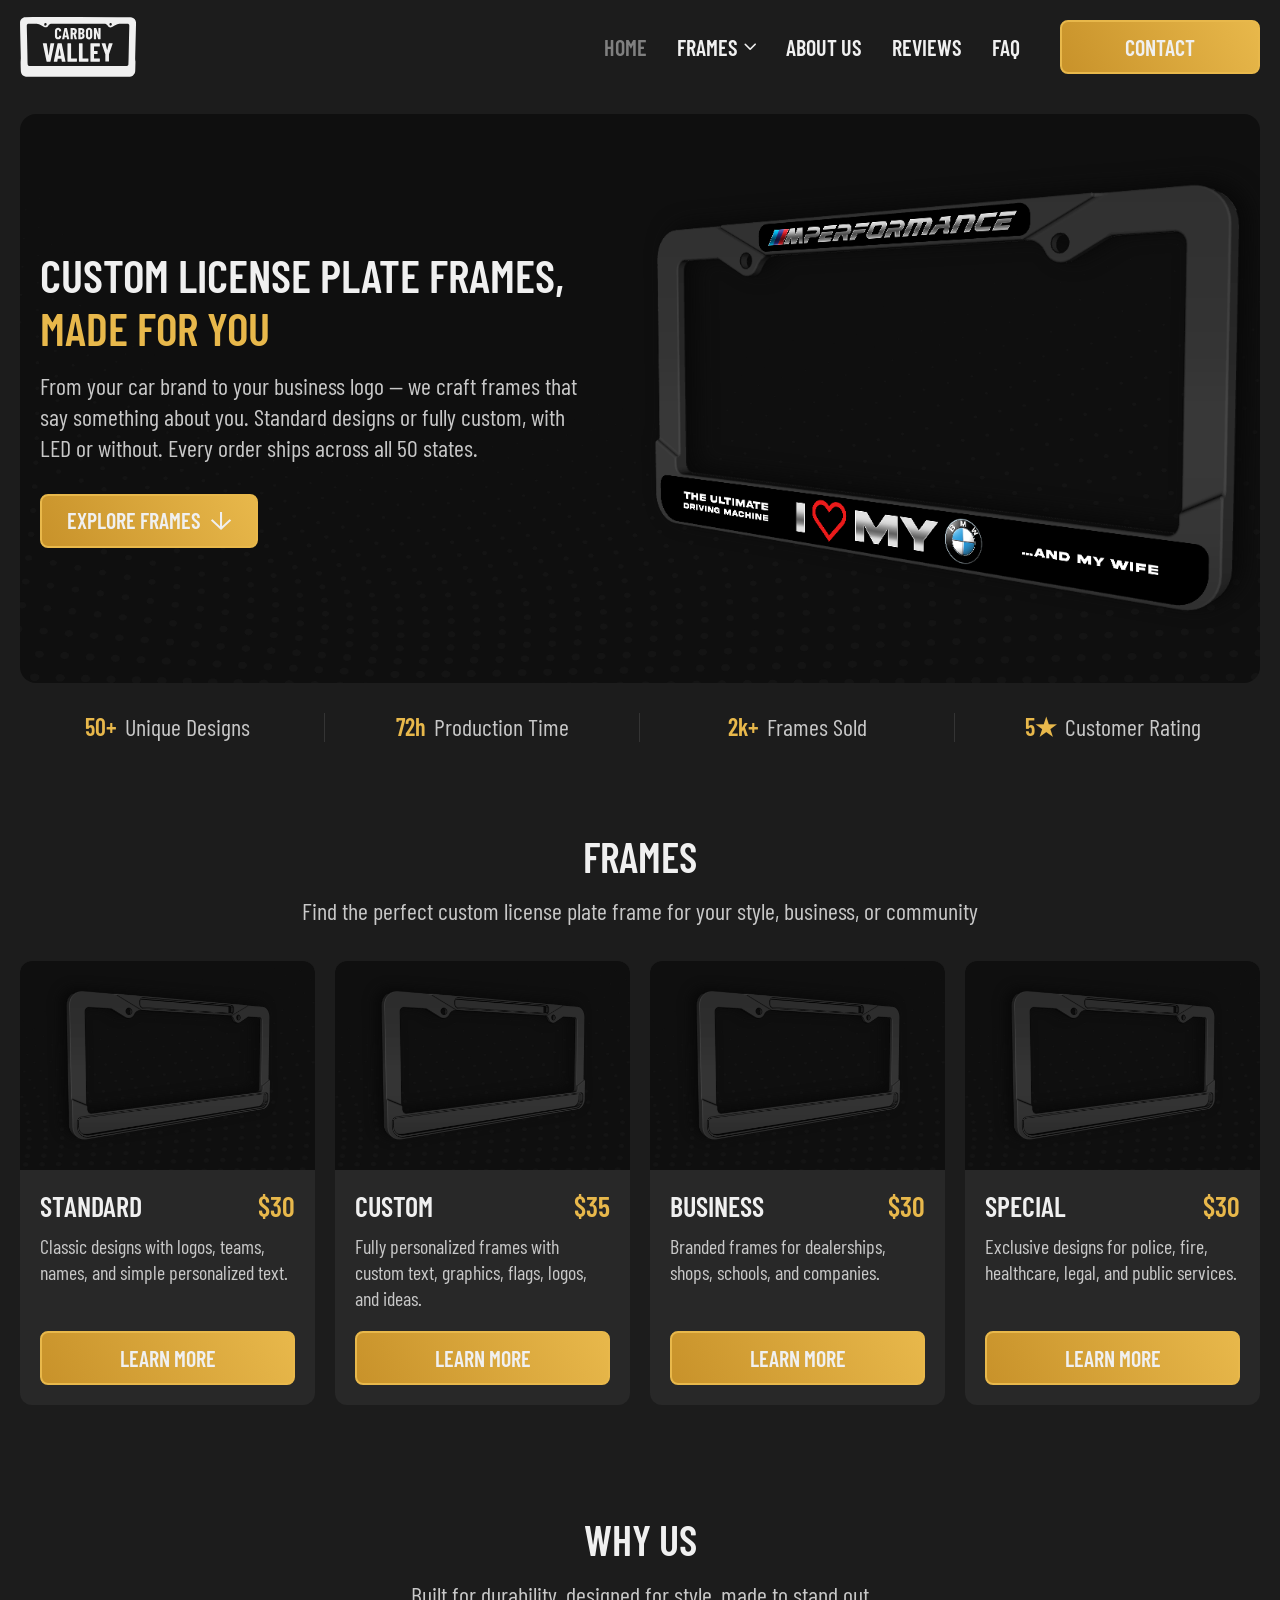
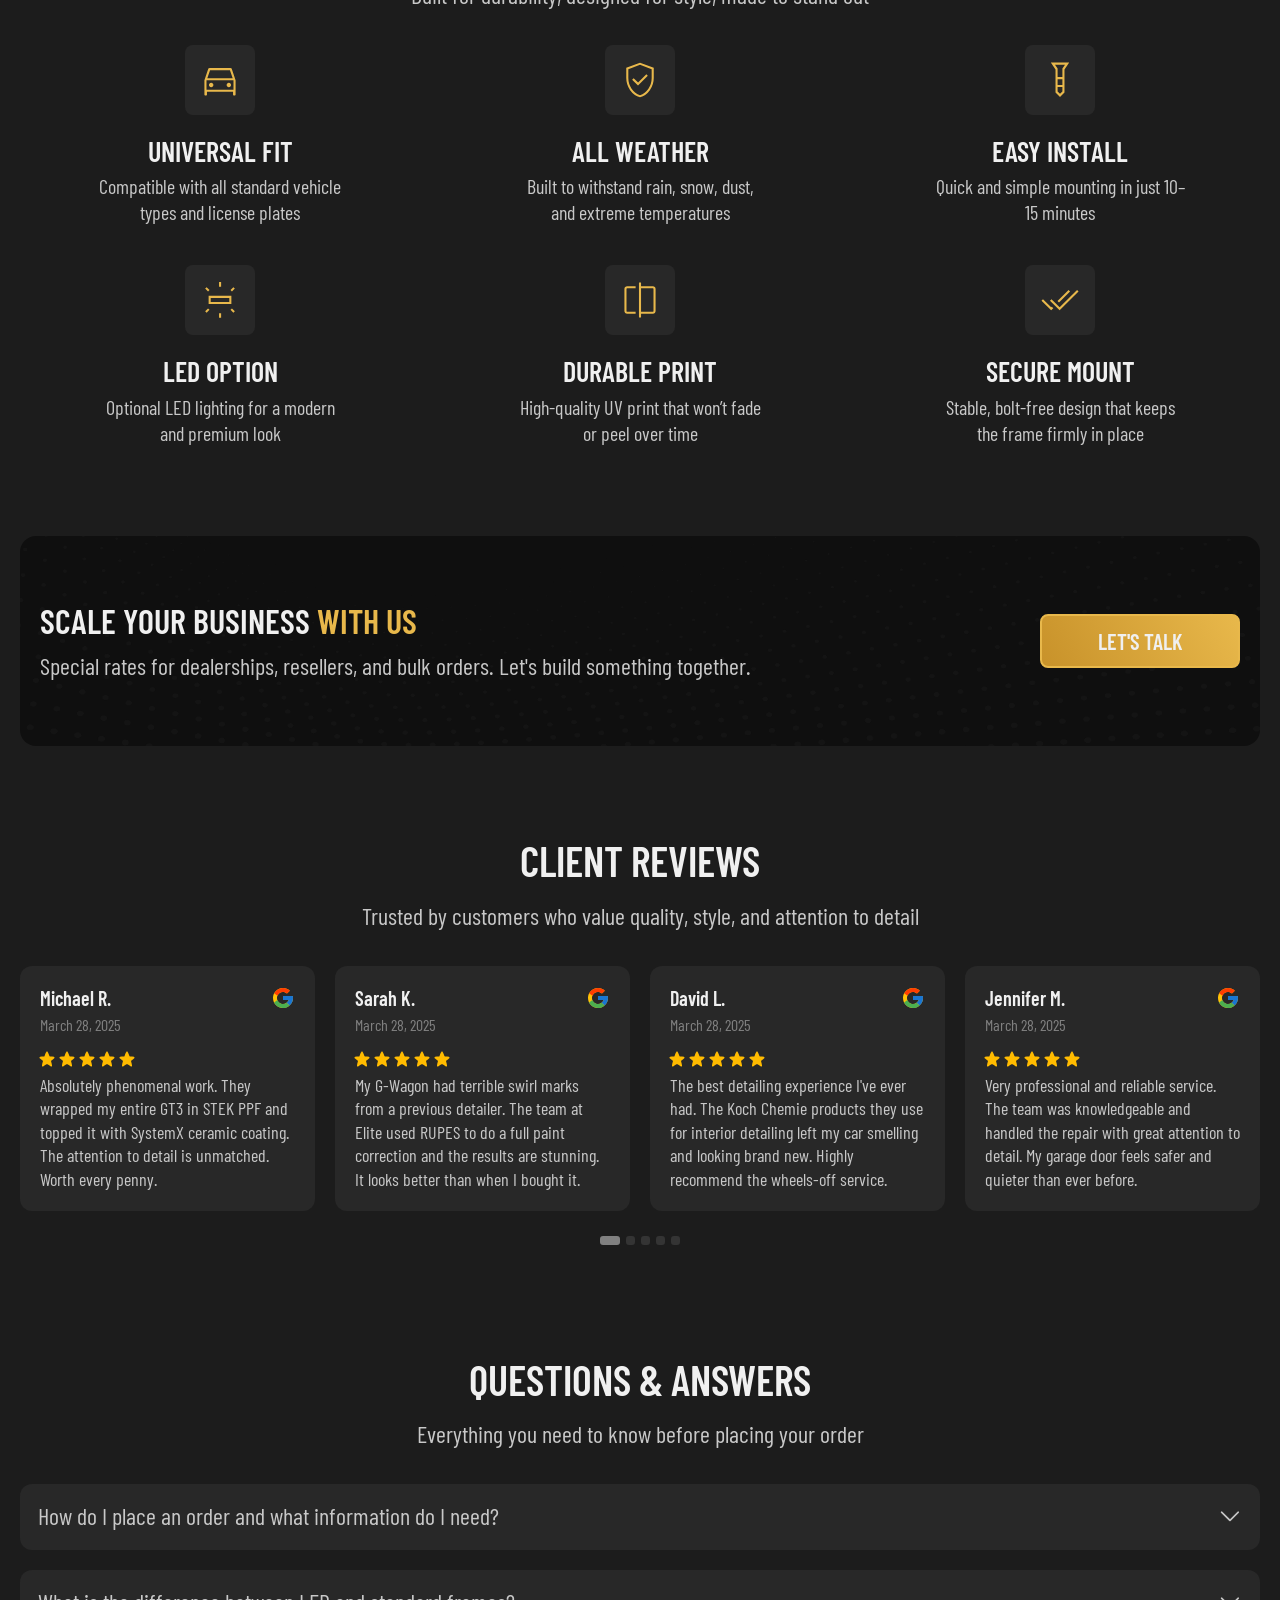
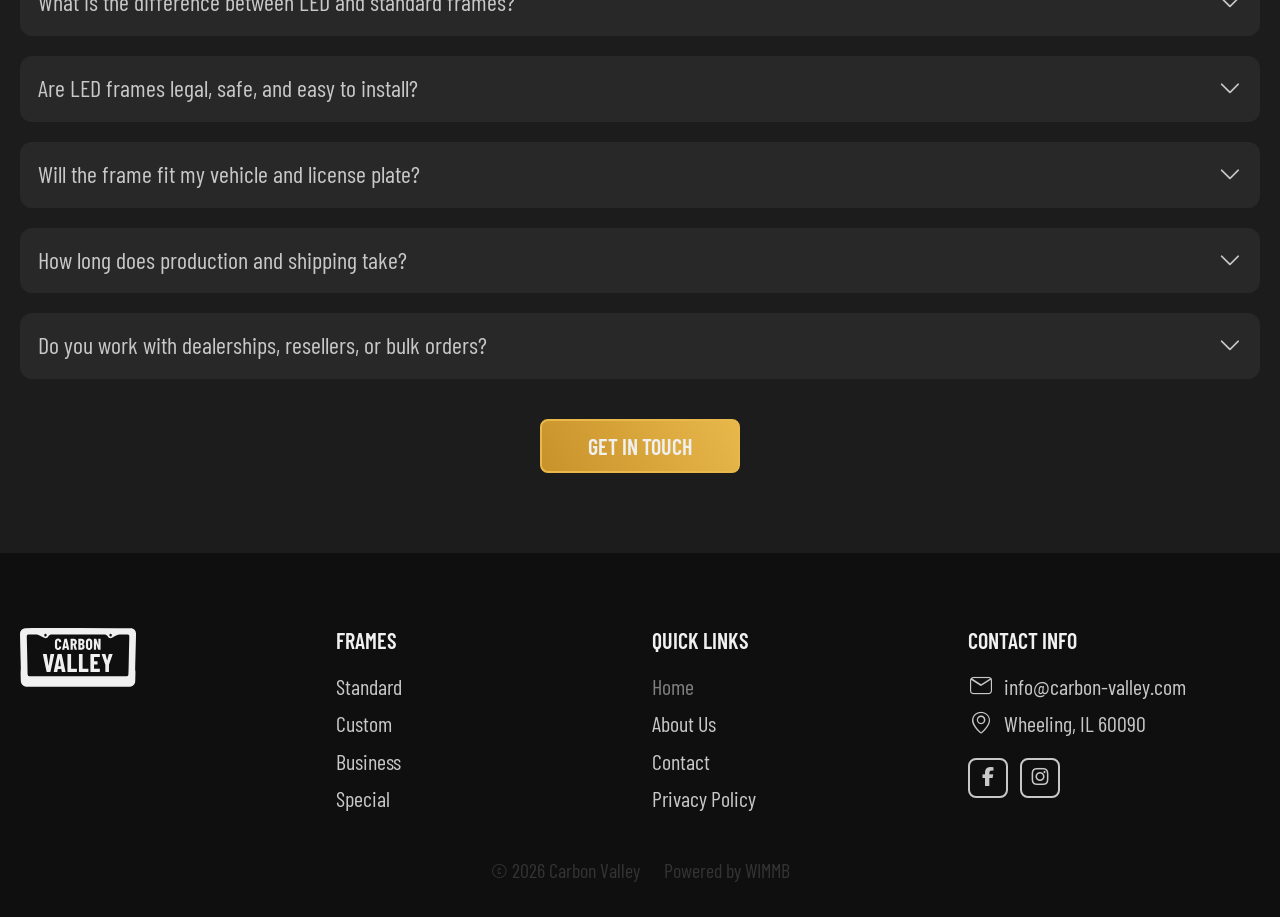
<file: index.html>
<!DOCTYPE html>
<html lang="en">

<head>
	<meta charset="utf-8">
	<meta name='robots' content='noindex, nofollow' />
	<meta name="viewport" content="width=device-width, initial-scale=1, maximum-scale=1">
	<title>Carbon Valley</title>

	<link rel="stylesheet" href="css/fonts.css">
	<link rel="stylesheet" href="css/icons-font.css">
	<link rel="stylesheet" href="css/swiper-bundle.min.css">
	<link rel="stylesheet" href="css/fancybox.css">
	<link rel="stylesheet" href="css/main.css">
</head>

<body id="home" class="home page">
	<div class="wrapper">
		<header class="header">
			<div class="header__container">
				<a href="#home" class="header__logo logo">
					<img src="img/logo-carbon-valley-light.svg" alt="logo carbon valley">
				</a>
				<nav class="header__menu menu">
					<ul class="header__menu-list">
						<li class="menu-item current-menu-item">
							<a href="#">Home</a>
						</li>
						<li class="menu-item menu-item-has-children">
							<a href="#">Frames</a>
							<ul class="sub-menu nav-dropdown">
								<li class="menu-item">
									<a href="#">Standard</a>
								</li>
								<li class="menu-item">
									<a href="#">Custom</a>
								</li>
								<li class="menu-item">
									<a href="#">Business</a>
								</li>
								<li class="menu-item">
									<a href="#">Special</a>
								</li>
							</ul>
						</li>
						<li class="menu-item">
							<a href="#">About Us</a>
						</li>
						<li class="menu-item">
							<a href="#reviews">Reviews</a>
						</li>
						<li class="menu-item">
							<a href="#faq">FAQ</a>
						</li>
					</ul>
				</nav>
				<div class="header__buttons">
					<a class="header__btn btn" href="#">
						<span class="btn__text">Contact</span>
					</a>
				</div>
				<div class="header__mobile-nav">
					<button class="header__mobile-burger">
						<span class="burger__icon"></span>
					</button>
					<nav class="header__mobile-menu mobile-menu">
						<ul class="mobile-menu__list">
							<li class="menu-item current-menu-item">
								<a href="#">Home</a>
							</li>
							<li class="menu-item menu-item-has-children">
								<a href="#">Frames</a>
								<ul class="sub-menu nav-dropdown">
									<li class="menu-item">
										<a href="#">Standard</a>
									</li>
									<li class="menu-item">
										<a href="#">Custom</a>
									</li>
									<li class="menu-item">
										<a href="#">Business</a>
									</li>
									<li class="menu-item">
										<a href="#">Special</a>
									</li>
								</ul>
							</li>
							<li class="menu-item">
								<a href="#">About Us</a>
							</li>
							<li class="menu-item">
								<a href="#reviews">Reviews</a>
							</li>
							<li class="menu-item">
								<a href="#faq">FAQ</a>
							</li>
						</ul>
						<div class="header__mobile-buttons">
							<a class="mobile__btn btn" href="#">
								<span class="btn__text">Contact</span>
							</a>
						</div>
					</nav>
				</div>
			</div>
		</header>

		<main class="main-content">
			<div class="hero-sect sect">
				<div class="hero__wrap">
					<div class="hero__container">
						<div class="hero__content">
							<div class="hero__content-inner">
								<h1 class="hero__title">Custom License Plate Frames, <span>Made for You</span></h1>
								<div class="hero__desc">
									<p>From your car brand to your business logo — we craft frames that say something about you. Standard designs or fully custom, with LED or without. Every order ships across all 50 states.</p>
								</div>
								<div class="hero__buttons">
									<a class="hero__btn btn scroll-btn" href="#frames">
										<span class="btn__text">Explore Frames</span>
										<span class="btn__icon _icon-arrow-bottom-b"></span>
									</a>
								</div>
							</div>
						</div>
						<div class="hero__media">
							<div class="hero__slider">
								<img class="hs--active" src="img/hero_ramka-test-001.png" alt="frame">
								<img src="img/hero_ramka-test-001-1.png" alt="frame">
							</div>
						</div>
					</div>
				</div>
			</div>

			<div class="statsbar">
				<div class="statsbar__container">
					<div class="statsbar__content">
						<ul class="statsbar-list">
							<li>
								<div class="statsbar__item">
									<div class="statsbar__item-num"><span>50</span>+</div>
									<div class="statsbar__item-title">Unique designs</div>
								</div>
							</li>
							<li>
								<div class="statsbar__item">
									<div class="statsbar__item-num"><span>72</span>h</div>
									<div class="statsbar__item-title">Production time</div>
								</div>
							</li>
							<li>
								<div class="statsbar__item">
									<div class="statsbar__item-num"><span>2</span>k+</div>
									<div class="statsbar__item-title">Frames sold</div>
								</div>
							</li>
							<li>
								<div class="statsbar__item">
									<div class="statsbar__item-num"><span>5</span>★</div>
									<div class="statsbar__item-title">Customer rating</div>
								</div>
							</li>
						</ul>
					</div>
				</div>
			</div>

			<div class="sects-wrapper">
				<section id="frames" class="frames-sect sect">
					<div class="ourservs__container">
						<div class="sect-header">
							<h2 class="sheader__title">Frames</h2>
							<div class="sheader__desc">
								<p>Find the perfect custom license plate frame for your style, business, or community</p>
							</div>
						</div>
						<div class="frames__carousel def-carousel">
							<div class="swiper-wrapper">
								<div class="swiper-slide">
									<div class="frames__card">
										<a class="frames__card-img" href="#">
											<img src="img/hero_ramka-test-21.png" alt="frame">
										</a>
										<div class="frames__card-header">
											<div class="frames__card-title h4">Standard</div>
											<div class="frames__card-price">$30</div>
										</div>
										<div class="frames__card-desc">
											<p>Classic designs with logos, teams, names, and simple personalized text.</p>
										</div>
										<div class="frames__card-buttons">
											<a class="frames__card-btn btn" href="#">
												<span class="btn__text">Learn More</span>
											</a>
										</div>
									</div>
								</div>
								<div class="swiper-slide">
									<div class="frames__card">
										<a class="frames__card-img" href="#">
											<img src="img/hero_ramka-test-21.png" alt="frame">
										</a>
										<div class="frames__card-header">
											<div class="frames__card-title h4">Custom</div>
											<div class="frames__card-price">$35</div>
										</div>
										<div class="frames__card-desc">
											<p>Fully personalized frames with custom text, graphics, flags, logos, and ideas.</p>
										</div>
										<div class="frames__card-buttons">
											<a class="frames__card-btn btn" href="#">
												<span class="btn__text">Learn More</span>
											</a>
										</div>
									</div>
								</div>
								<div class="swiper-slide">
									<div class="frames__card">
										<a class="frames__card-img" href="#">
											<img src="img/hero_ramka-test-21.png" alt="frame">
										</a>
										<div class="frames__card-header">
											<div class="frames__card-title h4">Business</div>
											<div class="frames__card-price">$30</div>
										</div>
										<div class="frames__card-desc">
											<p>Branded frames for dealerships, shops, schools, and companies.</p>
										</div>
										<div class="frames__card-buttons">
											<a class="frames__card-btn btn" href="#">
												<span class="btn__text">Learn More</span>
											</a>
										</div>
									</div>
								</div>
								<div class="swiper-slide">
									<div class="frames__card">
										<a class="frames__card-img" href="#">
											<img src="img/hero_ramka-test-21.png" alt="frame">
										</a>
										<div class="frames__card-header">
											<div class="frames__card-title h4">Special</div>
											<div class="frames__card-price">$30</div>
										</div>
										<div class="frames__card-desc">
											<p>Exclusive designs for police, fire, healthcare, legal, and public services.</p>
										</div>
										<div class="frames__card-buttons">
											<a class="frames__card-btn btn" href="#">
												<span class="btn__text">Learn More</span>
											</a>
										</div>
									</div>
								</div>
							</div>
							<div class="carousel__navigation def--navi">
								<div class="carousel__pagination def--pagi"></div>
							</div>
						</div>
					</div>
				</section>

				<section id="whyus" class="whyus-sect sect">
					<div class="ourservs__container">
						<div class="sect-header">
							<h2 class="sheader__title">Why Us</h2>
							<div class="sheader__desc">
								<p>Built for durability, designed for style, made to stand out</p>
							</div>
						</div>
						<div class="whyus__cards">
							<div class="whyus__card">
								<div class="whyus__card-icon">
									<img src="img/ic_whyus-01.svg" alt="icon">
								</div>
								<div class="whyus__card-title h4">Universal Fit</div>
								<div class="whyus__card-desc">
									<p>Compatible with all standard vehicle types and license plates</p>
								</div>
							</div>
							<div class="whyus__card">
								<div class="whyus__card-icon">
									<img src="img/ic_whyus-02.svg" alt="icon">
								</div>
								<div class="whyus__card-title h4">All Weather</div>
								<div class="whyus__card-desc">
									<p>Built to withstand rain, snow, dust, and extreme temperatures</p>
								</div>
							</div>
							<div class="whyus__card">
								<div class="whyus__card-icon">
									<img src="img/ic_whyus-03.svg" alt="icon">
								</div>
								<div class="whyus__card-title h4">Easy Install</div>
								<div class="whyus__card-desc">
									<p>Quick and simple mounting in just 10–15 minutes</p>
								</div>
							</div>
							<div class="whyus__card">
								<div class="whyus__card-icon">
									<img src="img/ic_whyus-04.svg" alt="icon">
								</div>
								<div class="whyus__card-title h4">LED Option</div>
								<div class="whyus__card-desc">
									<p>Optional LED lighting for a modern and premium look</p>
								</div>
							</div>
							<div class="whyus__card">
								<div class="whyus__card-icon">
									<img src="img/ic_whyus-05.svg" alt="icon">
								</div>
								<div class="whyus__card-title h4">Durable Print</div>
								<div class="whyus__card-desc">
									<p>High-quality UV print that won’t fade or peel over time</p>
								</div>
							</div>
							<div class="whyus__card">
								<div class="whyus__card-icon">
									<img src="img/ic_whyus-06.svg" alt="icon">
								</div>
								<div class="whyus__card-title h4">Secure Mount</div>
								<div class="whyus__card-desc">
									<p>Stable, bolt-free design that keeps the frame firmly in place</p>
								</div>
							</div>
						</div>
					</div>
				</section>

				<aside id="cta" class="cta-sect sect">
					<div class="cta__wrap">
						<div class="cta__container">
							<div class="cta__content">
								<div class="cta__info">
									<div class="cta__info-title h4">Scale Your Business <span>With Us</span></div>
									<div class="cta__info-desc">
										<p>Special rates for dealerships, resellers, and bulk orders. <span>Let's build something together.</span></p>
									</div>
								</div>
								<div class="cta__buttons">
									<a class="cta__btn btn" href="#">
										<span class="btn__text">Let's Talk</span>
									</a>
								</div>
							</div>
						</div>
					</div>
				</aside>

				<section id="reviews" class="reviews-sect sect">
					<div class="reviews__container">
						<div class="sect-header">
							<h2 class="sheader__title">Client Reviews</h2>
							<div class="sheader__desc">
								<p>Trusted by customers who value quality, style, and attention to detail</p>
							</div>
						</div>
						<div class="reviews__carousel">
							<div class="swiper-wrapper">
								<div class="swiper-slide">
									<div class="reviews__card">
										<div class="reviews__card-header">
											<div class="reviews__card-head">
												<div class="reviews__card-name">Michael R.</div>
												<div class="reviews__card-date">March 28, 2025</div>
											</div>
											<div class="reviews__card-icon">
												<img src="img/ic_google.svg" alt="google icon">
											</div>
										</div>
										<div class="reviews__card-rating">
											<img src="img/ic_stars.svg" alt="5 stars">
										</div>
										<div class="reviews__card-body">
											<p>
												Absolutely phenomenal work. They wrapped my entire GT3 in STEK PPF and topped it with SystemX ceramic coating. The attention to detail is unmatched. Worth every penny.
											</p>
										</div>
									</div>
								</div>
								<div class="swiper-slide">
									<div class="reviews__card">
										<div class="reviews__card-header">
											<div class="reviews__card-head">
												<div class="reviews__card-name">Sarah K.</div>
												<div class="reviews__card-date">March 28, 2025</div>
											</div>
											<div class="reviews__card-icon">
												<img src="img/ic_google.svg" alt="google icon">
											</div>
										</div>
										<div class="reviews__card-rating">
											<img src="img/ic_stars.svg" alt="5 stars">
										</div>
										<div class="reviews__card-body">
											<p>
												My G-Wagon had terrible swirl marks from a previous detailer. The team at Elite used RUPES to do a full paint correction and the results are stunning. It looks better than when I bought it.
											</p>
										</div>
									</div>
								</div>
								<div class="swiper-slide">
									<div class="reviews__card">
										<div class="reviews__card-header">
											<div class="reviews__card-head">
												<div class="reviews__card-name">David L.</div>
												<div class="reviews__card-date">March 28, 2025</div>
											</div>
											<div class="reviews__card-icon">
												<img src="img/ic_google.svg" alt="google icon">
											</div>
										</div>
										<div class="reviews__card-rating">
											<img src="img/ic_stars.svg" alt="5 stars">
										</div>
										<div class="reviews__card-body">
											<p>
												The best detailing experience I've ever had. The Koch Chemie products they use for interior detailing left my car smelling and looking brand new. Highly recommend the wheels-off service.
											</p>
										</div>
									</div>
								</div>
								<div class="swiper-slide">
									<div class="reviews__card">
										<div class="reviews__card-header">
											<div class="reviews__card-head">
												<div class="reviews__card-name">Jennifer M.</div>
												<div class="reviews__card-date">March 28, 2025</div>
											</div>
											<div class="reviews__card-icon">
												<img src="img/ic_google.svg" alt="google icon">
											</div>
										</div>
										<div class="reviews__card-rating">
											<img src="img/ic_stars.svg" alt="5 stars">
										</div>
										<div class="reviews__card-body">
											<p>
												Very professional and reliable service. The team was knowledgeable and handled the repair with great attention to detail. My garage door feels safer and quieter than ever before.	
											</p>
										</div>
									</div>
								</div>
								<div class="swiper-slide">
									<div class="reviews__card">
										<div class="reviews__card-header">
											<div class="reviews__card-head">
												<div class="reviews__card-name">Jennifer M.</div>
												<div class="reviews__card-date">March 28, 2025</div>
											</div>
											<div class="reviews__card-icon">
												<img src="img/ic_google.svg" alt="google icon">
											</div>
										</div>
										<div class="reviews__card-rating">
											<img src="img/ic_stars.svg" alt="5 stars">
										</div>
										<div class="reviews__card-body">
											<p>
												Very professional and reliable service. The team was knowledgeable and handled the repair with great attention to detail. My garage door feels safer and quieter than ever before.	
											</p>
										</div>
									</div>
								</div>
							</div>
							<div class="carousel__navigation reviews--navi">
								<div class="carousel__pagination reviews--pagi"></div>
							</div>
						</div>
					</div>
				</section>

				<section id="faq" class="faq-sect sect">
					<div class="faq__container">
						<div class="sect-header">
							<h2 class="sheader__title">Questions & Answers</h2>
							<div class="sheader__desc">
								<p>Everything you need to know before placing <span>your order</span></p>
							</div>
						</div>
						<div class="block__toggles faq-toggles" itemscope itemtype="https://schema.org/FAQPage">
							<div class="block__toggle" itemscope itemprop="mainEntity" itemtype="https://schema.org/Question">
								<div class="toggle__header">
									<div class="toggle__header-title" itemprop="name">How do I place an order and what information do I need?</div>
									<button class="toggle__header-btn" aria-expanded="false">
										<span class="_icon-arrow-down-l" aria-hidden="true"></span>
									</button>
								</div>
								<div class="toggle__content text-block" itemscope itemprop="acceptedAnswer" itemtype="https://schema.org/Answer">
									<p>Soon...</p>
								</div>
							</div>
							<div class="block__toggle">
								<div class="toggle__header">
									<div class="toggle__header-title">What is the difference between LED and standard frames?</div>
									<button class="toggle__header-btn">
										<span class="_icon-arrow-down-l"></span>
									</button>
								</div>
								<div class="toggle__content text-block">
									<p>Soon...</p>
								</div>
							</div>
							<div class="block__toggle">
								<div class="toggle__header">
									<div class="toggle__header-title">Are LED frames legal, safe, and easy to install?</div>
									<button class="toggle__header-btn">
										<span class="_icon-arrow-down-l"></span>
									</button>
								</div>
								<div class="toggle__content text-block">
									<p>Soon...</p>
									<ul>
										<li>Yes, we actively work with Amazon loads. (demo text)</li>
										<li>Yes, we actively work with Amazon loads. (demo text)</li>
										<li>Yes, we actively work with Amazon loads. (demo text)</li>
									</ul>
								</div>
							</div>
							<div class="block__toggle">
								<div class="toggle__header">
									<div class="toggle__header-title">Will the frame fit my vehicle and license plate?</div>
									<button class="toggle__header-btn">
										<span class="_icon-arrow-down-l"></span>
									</button>
								</div>
								<div class="toggle__content text-block">
									<p>Soon...</p>
								</div>
							</div>
							<div class="block__toggle">
								<div class="toggle__header">
									<div class="toggle__header-title">How long does production and shipping take?</div>
									<button class="toggle__header-btn">
										<span class="_icon-arrow-down-l"></span>
									</button>
								</div>
								<div class="toggle__content text-block">
									<p>Soon...</p>
								</div>
							</div>
							<div class="block__toggle">
								<div class="toggle__header">
									<div class="toggle__header-title">Do you work with dealerships, resellers, or bulk orders?</div>
									<button class="toggle__header-btn">
										<span class="_icon-arrow-down-l"></span>
									</button>
								</div>
								<div class="toggle__content text-block">
									<p>Soon...</p>
								</div>
							</div>
						</div>
						<div class="sect__buttons">
							<a class="sect__btn btn" href="#">
								<span class="btn__text">Get in Touch</span>
							</a>
						</div>
					</div>
				</section>
			</div>
		</main>

		<footer class="footer">
			<div class="footer__container">
				<div class="footer__top grid-four">
					<div class="grid-four__col">
						<div class="footer__info">
							<div class="footer__logo">
								<img src="img/logo-carbon-valley-light.svg" alt="logo carbon valley">
							</div>
						</div>
					</div>
					<div class="grid-four__col">
						<div class="footer__info">
							<div class="footer__info-title h4">Frames</div>
							<div class="footer__info-content">
								<ul class="footer-menu__list">
									<li class="menu-item">
										<a href="#">Standard</a>
									</li>
									<li class="menu-item">
										<a href="#">Custom</a>
									</li>
									<li class="menu-item">
										<a href="#">Business</a>
									</li>
									<li class="menu-item">
										<a href="#">Special</a>
									</li>
								</ul>
							</div>
						</div>
					</div>
					<div class="grid-four__col">
						<div class="footer__info">
							<div class="footer__info-title h4">Quick links</div>
							<div class="footer__info-content">
								<ul class="footer-menu__list">
									<li class="menu-item current-menu-item">
										<a href="#">Home</a>
									</li>
									<li class="menu-item">
										<a href="#">About Us</a>
									</li>
									<li class="menu-item">
										<a href="#">Contact</a>
									</li>
									<li class="menu-item">
										<a href="#">Privacy Policy</a>
									</li>
								</ul>
							</div>
						</div>
					</div>
					<div class="grid-four__col">
						<div class="footer__info">
							<div class="footer__info-title h4">Contact Info</div>
							<div class="footer__info-content">
								<ul class="footer__conts conts-list">
									<li><span class="_icon-email"></span><a href="mailto:info@carbon-valley.com">info@carbon-valley.com</a></li>
									<!-- <li><span class="_icon-phone-call"></span><a href="tel:+11111">+1 (007) 000 0000</a></li> -->
									<li><span class="_icon-locstion"></span>Wheeling, IL 60090</li>
								</ul>
								<ul class="footer__soc soc-list">
									<li><a href="#" target="_blank" title="facebook"><span class="_icon-facebook"></span></a></li>
									<li><a href="#" target="_blank" title="instagram"><span class="_icon-instagram"></span></a></li>
									<!--
									<li><a href="#" target="_blank" title="youtybe"><span class="_icon-youtube"></span></a></li>
									<li><a href="#" target="_blank" title="tiktok"><span class="_icon-tiktok"></span></a></li> -->
								</ul>
							</div>
						</div>
					</div>
				</div>
				<div class="footer__bottom">
					<div class="footer__copy">
						<p>© 2026 Carbon Valley</p>
						<p>Powered by <a href="#" rel="nofollow" target="_blank">WIMMB</a></p>
					</div>
				</div>
			</div>

			<div id="scr_top" class="scroll-top">
				<span class="_icon-arrow-top-b"></span>
			</div>
		</footer>
	</div>
	
	<div class="hidden"></div>
	
	<script src="js/jquery-3.7.1.min.js"></script>
	<script src="js/swiper-bundle.min.js"></script>
	<script src="js/fancybox.umd.js"></script>
	<script src="js/common.js"></script>
</body>
</html>
</file>
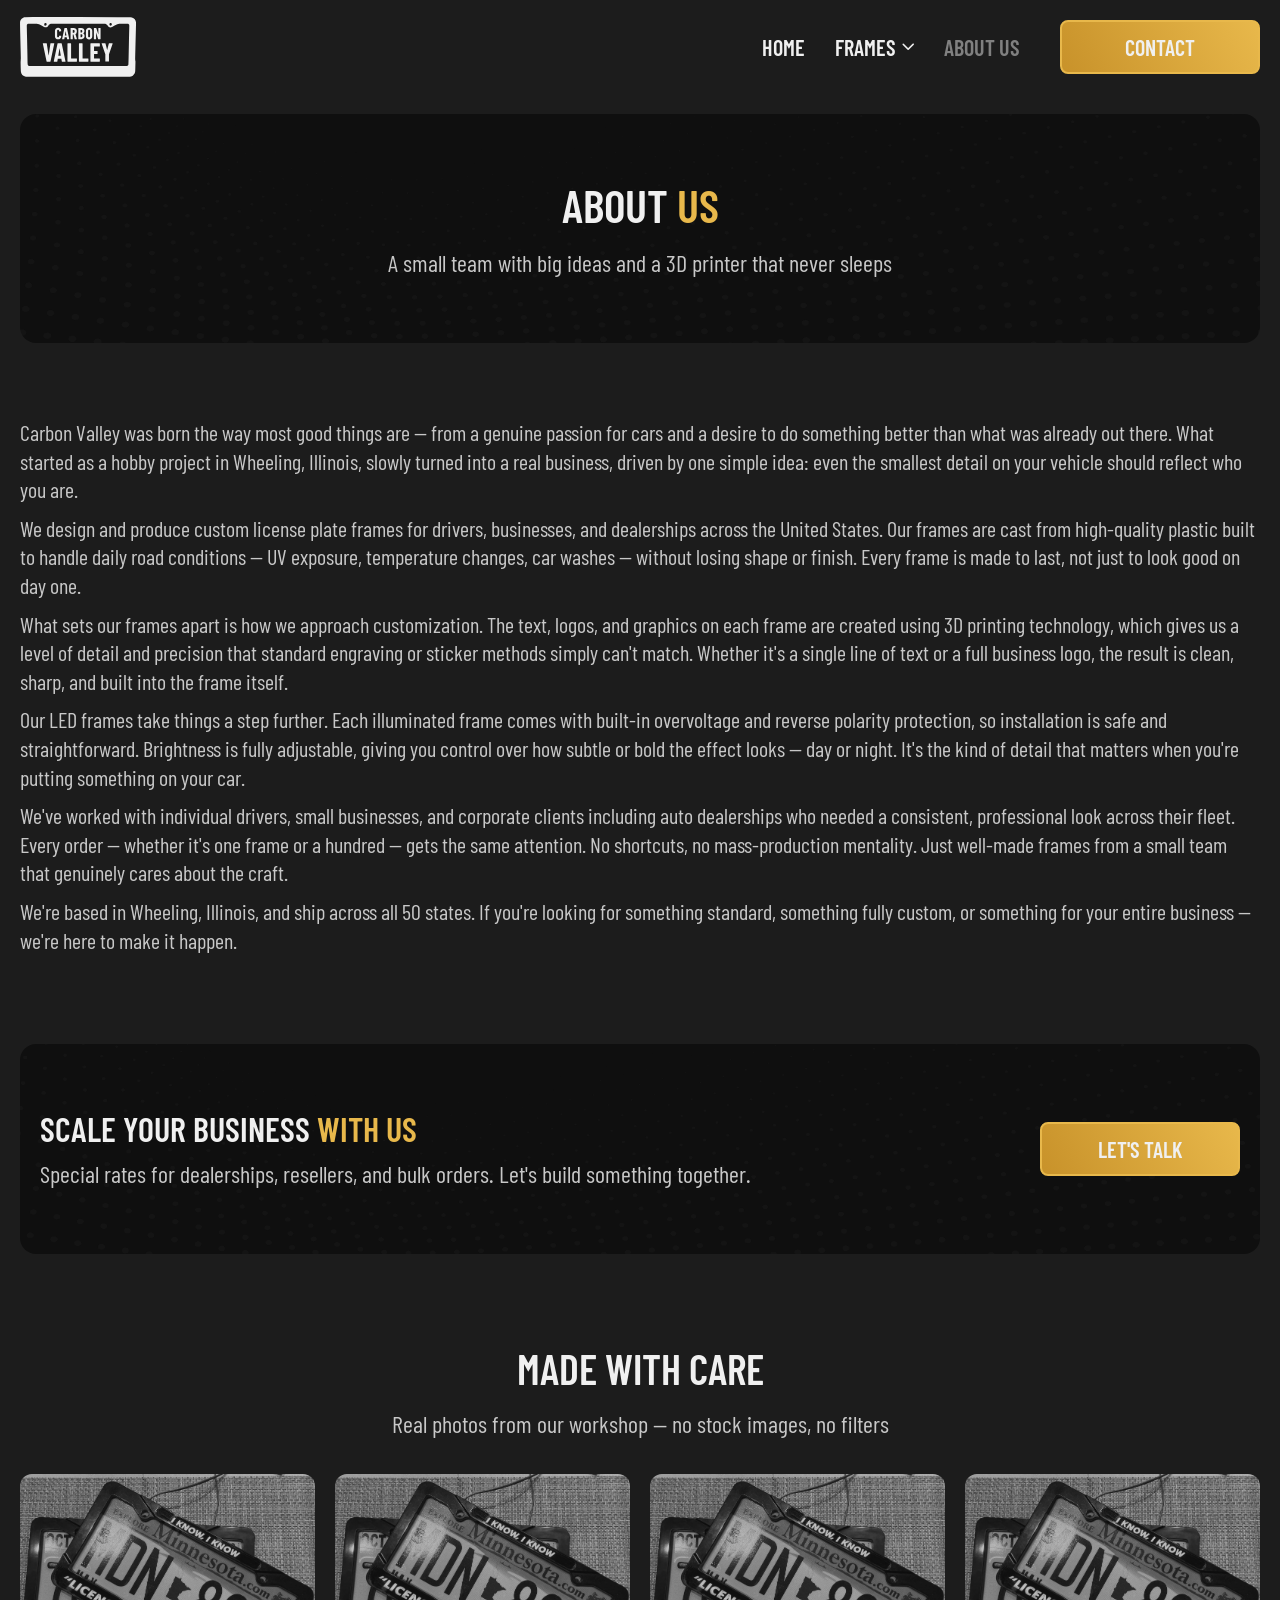
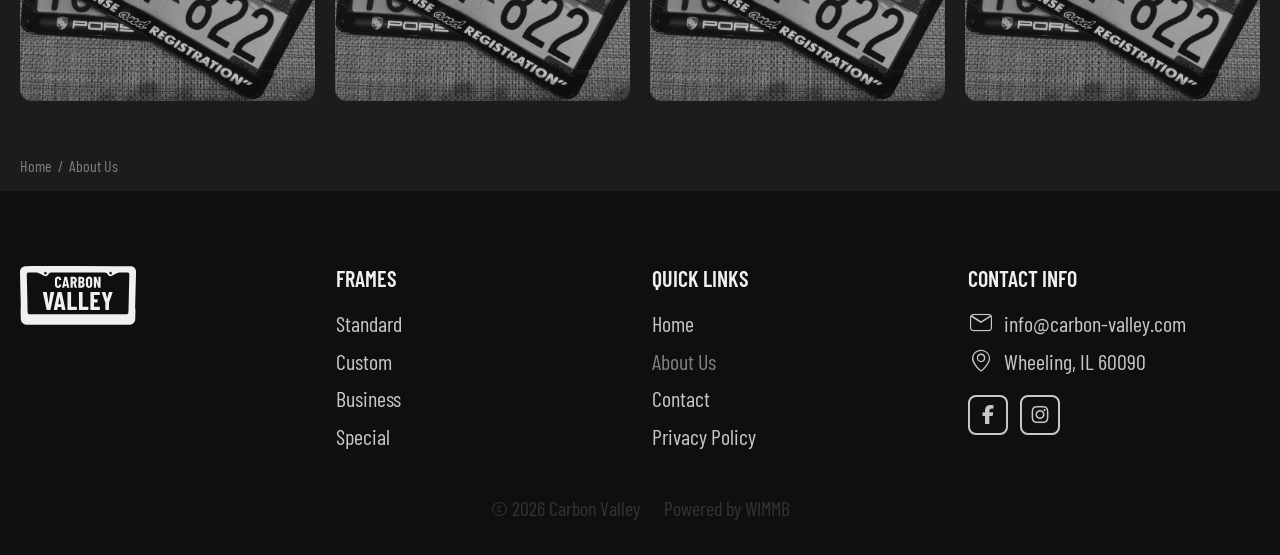
<file: page-about.html>
<!DOCTYPE html>
<html lang="en">

<head>
	<meta charset="utf-8">
	<meta name='robots' content='noindex, nofollow' />
	<meta name="viewport" content="width=device-width, initial-scale=1, maximum-scale=1">
	<title>About Us - Carbon Valley</title>

	<link rel="stylesheet" href="css/fonts.css">
	<link rel="stylesheet" href="css/icons-font.css">
	<link rel="stylesheet" href="css/swiper-bundle.min.css">
	<link rel="stylesheet" href="css/fancybox.css">
	<link rel="stylesheet" href="css/main.css">
</head>

<body id="home" class="home page">
	<div class="wrapper">
		<header class="header">
			<div class="header__container">
				<a href="#home" class="header__logo logo">
					<img src="img/logo-carbon-valley-light.svg" alt="logo carbon valley">
				</a>
				<nav class="header__menu menu">
					<ul class="header__menu-list">
						<li class="menu-item">
							<a href="#">Home</a>
						</li>
						<li class="menu-item menu-item-has-children">
							<a href="#">Frames</a>
							<ul class="sub-menu nav-dropdown">
								<li class="menu-item">
									<a href="#">Standard</a>
								</li>
								<li class="menu-item">
									<a href="#">Custom</a>
								</li>
								<li class="menu-item">
									<a href="#">Business</a>
								</li>
								<li class="menu-item">
									<a href="#">Special</a>
								</li>
							</ul>
						</li>
						<li class="menu-item current-menu-item">
							<a href="#">About Us</a>
						</li>
					</ul>
				</nav>
				<div class="header__buttons">
					<a class="header__btn btn" href="#">
						<span class="btn__text">Contact</span>
					</a>
				</div>
				<div class="header__mobile-nav">
					<button class="header__mobile-burger">
						<span class="burger__icon"></span>
					</button>
					<nav class="header__mobile-menu mobile-menu">
						<ul class="mobile-menu__list">
							<li class="menu-item">
								<a href="#">Home</a>
							</li>
							<li class="menu-item menu-item-has-children">
								<a href="#">Frames</a>
								<ul class="sub-menu nav-dropdown">
									<li class="menu-item">
										<a href="#">Standard</a>
									</li>
									<li class="menu-item">
										<a href="#">Custom</a>
									</li>
									<li class="menu-item">
										<a href="#">Business</a>
									</li>
									<li class="menu-item">
										<a href="#">Special</a>
									</li>
								</ul>
							</li>
							<li class="menu-item current-menu-item">
								<a href="#">About Us</a>
							</li>
						</ul>
						<div class="header__mobile-buttons">
							<a class="mobile__btn btn" href="#">
								<span class="btn__text">Contact</span>
							</a>
						</div>
					</nav>
				</div>
			</div>
		</header>

		<main class="main-content">
			<div class="hero-sect sect">
				<div class="hero__wrap hw-2">
					<div class="hero2__container">
						<div class="hero2__content">
							<div class="hero2__content-inner">
								<h1 class="hero__title">About <span>Us</span></h1>
								<div class="hero__desc">
									<p>A small team with big ideas and a 3D printer <span>that never sleeps</span></p>
								</div>
							</div>
						</div>
					</div>
				</div>
			</div>

			<div class="sects-wrapper-np">
				<div class="aboutus-sect sect">
					<div class="aboutus__container">
						<div class="aboutus__content">
							<p>Carbon Valley was born the way most good things are — from a genuine passion for cars and a desire to do something better than what was already out there. What started as a hobby project in Wheeling, Illinois, slowly turned into a real business, driven by one simple idea: even the smallest detail on your vehicle should reflect who you are.</p>
							<p>We design and produce custom license plate frames for drivers, businesses, and dealerships across the United States. Our frames are cast from high-quality plastic built to handle daily road conditions — UV exposure, temperature changes, car washes — without losing shape or finish. Every frame is made to last, not just to look good on day one.</p>
							<p>What sets our frames apart is how we approach customization. The text, logos, and graphics on each frame are created using 3D printing technology, which gives us a level of detail and precision that standard engraving or sticker methods simply can't match. Whether it's a single line of text or a full business logo, the result is clean, sharp, and built into the frame itself.</p>
							<p>Our LED frames take things a step further. Each illuminated frame comes with built-in overvoltage and reverse polarity protection, so installation is safe and straightforward. Brightness is fully adjustable, giving you control over how subtle or bold the effect looks — day or night. It's the kind of detail that matters when you're putting something on your car.</p>
							<p>We've worked with individual drivers, small businesses, and corporate clients including auto dealerships who needed a consistent, professional look across their fleet. Every order — whether it's one frame or a hundred — gets the same attention. No shortcuts, no mass-production mentality. Just well-made frames from a small team that genuinely cares about the craft.</p>
							<p>We're based in Wheeling, Illinois, and ship across all 50 states. If you're looking for something standard, something fully custom, or something for your entire business — we're here to make it happen.</p>
						</div>
					</div>
				</div>

				<aside id="cta" class="cta-sect sect">
					<div class="cta__wrap">
						<div class="cta__container">
							<div class="cta__content">
								<div class="cta__info">
									<div class="cta__info-title h4">Scale Your Business <span>With Us</span></div>
									<div class="cta__info-desc">
										<p>Special rates for dealerships, resellers, and bulk orders. <span>Let's build something together.</span></p>
									</div>
								</div>
								<div class="cta__buttons">
									<a class="cta__btn btn" href="#">
										<span class="btn__text">Let's Talk</span>
									</a>
								</div>
							</div>
						</div>
					</div>
				</aside>

				<section id="photos" class="abphoto-sect sect">
					<div class="abphoto__container">
						<div class="sect-header">
							<h2 class="sheader__title">Made With Care</h2>
							<div class="sheader__desc">
								<p>Real photos from our workshop — no stock images, no filters</p>
							</div>
						</div>
						<div class="abphoto__items">
							<a data-fancybox="abphotos" data-src="img/gal-photo-text.jpeg" class="abphoto__item">
								<img src="img/gal-photo-text.jpeg" alt="carbon valley photo 1">
							</a>
							<a data-fancybox="abphotos" data-src="img/gal-photo-text.jpeg" class="abphoto__item">
								<img src="img/gal-photo-text.jpeg" alt="carbon valley photo 2">
							</a>
							<a data-fancybox="abphotos" data-src="img/gal-photo-text.jpeg" class="abphoto__item">
								<img src="img/gal-photo-text.jpeg" alt="carbon valley photo 3">
							</a>
							<a data-fancybox="abphotos" data-src="img/gal-photo-text.jpeg" class="abphoto__item">
								<img src="img/gal-photo-text.jpeg" alt="carbon valley photo 4">
							</a>
						</div>
					</div>
				</section>
			</div>
		</main>

		<div class="bcrumbs">
			<div class="bcrumbs__container">
				<ol class="breadcrumbs" itemscope="" itemtype="https://schema.org/BreadcrumbList">
					<li>
						<span>
							<a itemprop="item" typeof="WebPage" href="/" class="home">
								<span itemprop="name">Home</span>
							</a>
							<meta itemprop="position" content="1">
						</span>
						<span class="brd_spacer _icon-arrow-breadcr">/</span>
					</li>
					<li>
						<span itemprop="itemListElement" itemscope="" itemtype="https://schema.org/ListItem">
							<span itemprop="name" class="post post-page current-item">About Us</span>
							<meta itemprop="url" content="#">
							<meta itemprop="position" content="2">
						</span>
					</li>
				</ol>
			</div>
		</div>

		<footer class="footer">
			<div class="footer__container">
				<div class="footer__top grid-four">
					<div class="grid-four__col">
						<div class="footer__info">
							<div class="footer__logo">
								<img src="img/logo-carbon-valley-light.svg" alt="logo carbon valley">
							</div>
						</div>
					</div>
					<div class="grid-four__col">
						<div class="footer__info">
							<div class="footer__info-title h4">Frames</div>
							<div class="footer__info-content">
								<ul class="footer-menu__list">
									<li class="menu-item">
										<a href="#">Standard</a>
									</li>
									<li class="menu-item">
										<a href="#">Custom</a>
									</li>
									<li class="menu-item">
										<a href="#">Business</a>
									</li>
									<li class="menu-item">
										<a href="#">Special</a>
									</li>
								</ul>
							</div>
						</div>
					</div>
					<div class="grid-four__col">
						<div class="footer__info">
							<div class="footer__info-title h4">Quick links</div>
							<div class="footer__info-content">
								<ul class="footer-menu__list">
									<li class="menu-item">
										<a href="#">Home</a>
									</li>
									<li class="menu-item current-menu-item">
										<a href="#">About Us</a>
									</li>
									<li class="menu-item">
										<a href="#">Contact</a>
									</li>
									<li class="menu-item">
										<a href="#">Privacy Policy</a>
									</li>
								</ul>
							</div>
						</div>
					</div>
					<div class="grid-four__col">
						<div class="footer__info">
							<div class="footer__info-title h4">Contact Info</div>
							<div class="footer__info-content">
								<ul class="footer__conts conts-list">
									<li><span class="_icon-email"></span><a href="mailto:info@carbon-valley.com">info@carbon-valley.com</a></li>
									<!-- <li><span class="_icon-phone-call"></span><a href="tel:+11111">+1 (007) 000 0000</a></li> -->
									<li><span class="_icon-locstion"></span>Wheeling, IL 60090</li>
								</ul>
								<ul class="footer__soc soc-list">
									<li><a href="#" target="_blank" title="facebook"><span class="_icon-facebook"></span></a></li>
									<li><a href="#" target="_blank" title="instagram"><span class="_icon-instagram"></span></a></li>
									<!--
									<li><a href="#" target="_blank" title="youtybe"><span class="_icon-youtube"></span></a></li>
									<li><a href="#" target="_blank" title="tiktok"><span class="_icon-tiktok"></span></a></li> -->
								</ul>
							</div>
						</div>
					</div>
				</div>
				<div class="footer__bottom">
					<div class="footer__copy">
						<p>© 2026 Carbon Valley</p>
						<p>Powered by <a href="#" rel="nofollow" target="_blank">WIMMB</a></p>
					</div>
				</div>
			</div>

			<div id="scr_top" class="scroll-top">
				<span class="_icon-arrow-top-b"></span>
			</div>
		</footer>
	</div>
	
	<div class="hidden"></div>
	
	<script src="js/jquery-3.7.1.min.js"></script>
	<script src="js/swiper-bundle.min.js"></script>
	<script src="js/fancybox.umd.js"></script>
	<script src="js/common.js"></script>
</body>
</html>
</file>
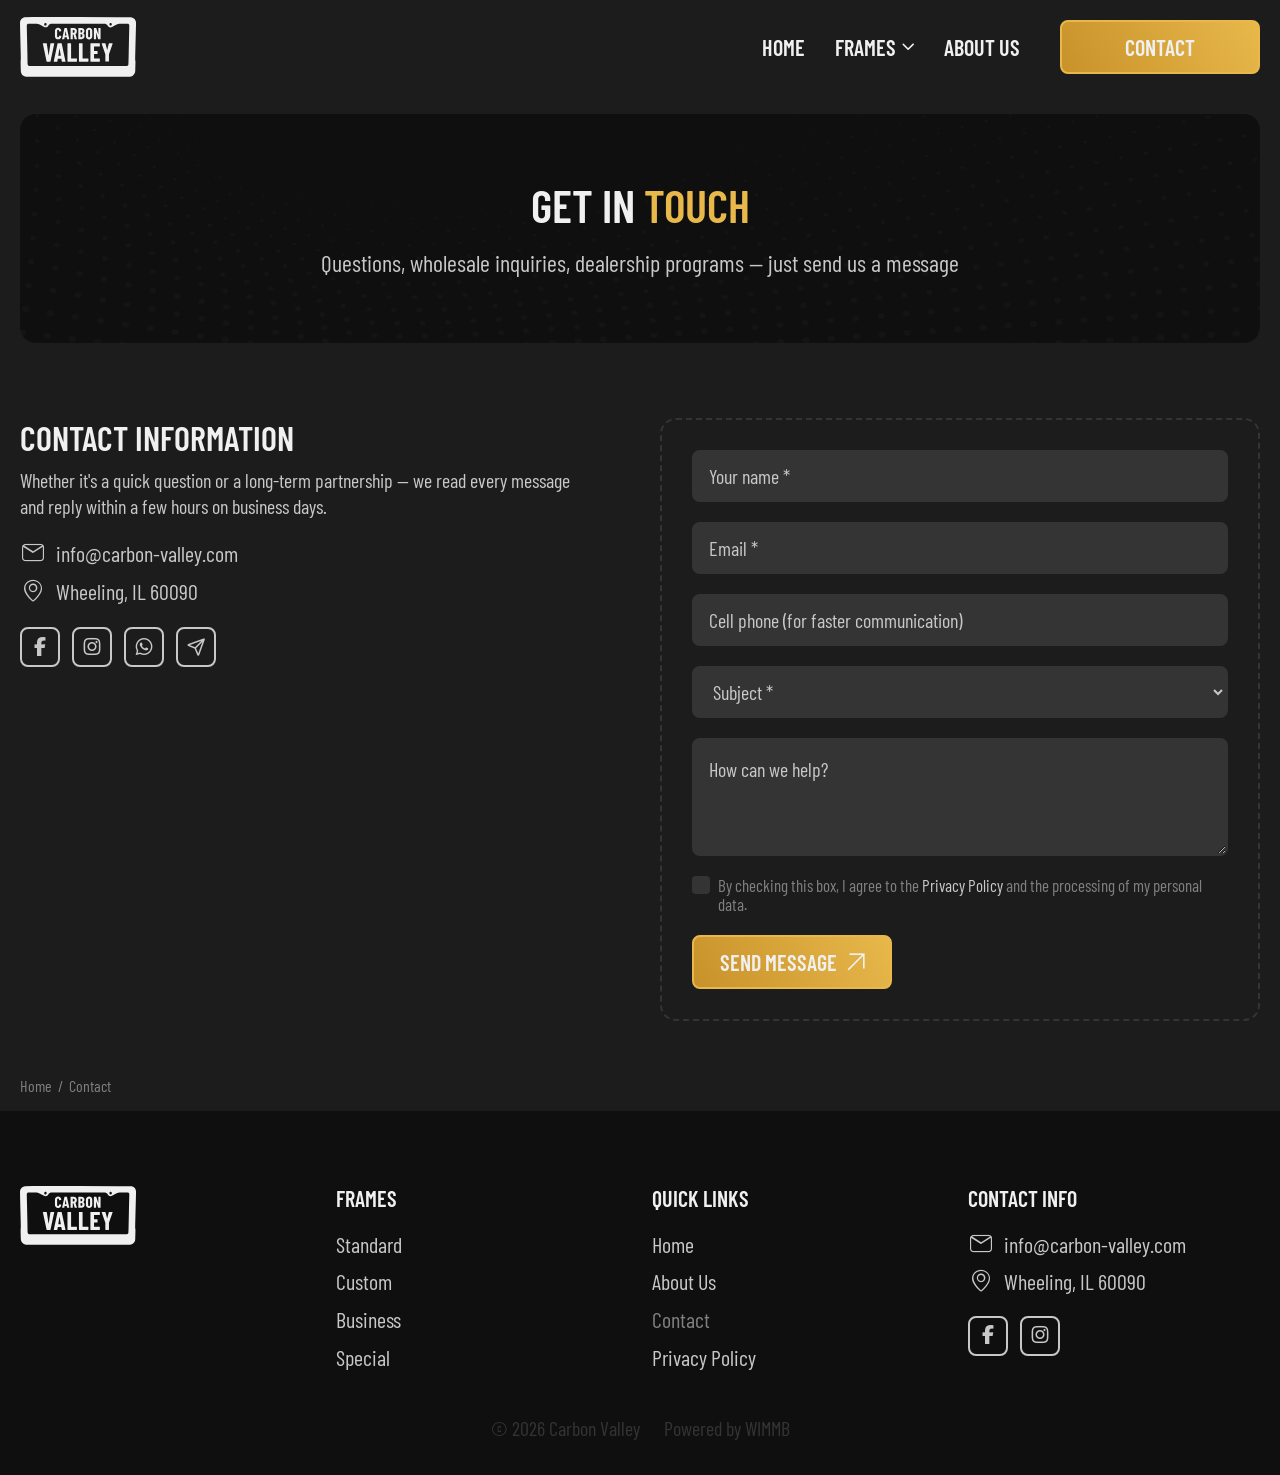
<file: page-contact.html>
<!DOCTYPE html>
<html lang="en">

<head>
	<meta charset="utf-8">
	<meta name='robots' content='noindex, nofollow' />
	<meta name="viewport" content="width=device-width, initial-scale=1, maximum-scale=1">
	<title>Contact - Carbon Valley</title>

	<link rel="stylesheet" href="css/fonts.css">
	<link rel="stylesheet" href="css/icons-font.css">
	<link rel="stylesheet" href="css/swiper-bundle.min.css">
	<link rel="stylesheet" href="css/fancybox.css">
	<link rel="stylesheet" href="css/main.css">
</head>

<body id="home" class="home page">
	<div class="wrapper">
		<header class="header">
			<div class="header__container">
				<a href="#home" class="header__logo logo">
					<img src="img/logo-carbon-valley-light.svg" alt="logo carbon valley">
				</a>
				<nav class="header__menu menu">
					<ul class="header__menu-list">
						<li class="menu-item">
							<a href="#">Home</a>
						</li>
						<li class="menu-item menu-item-has-children">
							<a href="#">Frames</a>
							<ul class="sub-menu nav-dropdown">
								<li class="menu-item">
									<a href="#">Standard</a>
								</li>
								<li class="menu-item">
									<a href="#">Custom</a>
								</li>
								<li class="menu-item">
									<a href="#">Business</a>
								</li>
								<li class="menu-item">
									<a href="#">Special</a>
								</li>
							</ul>
						</li>
						<li class="menu-item">
							<a href="#">About Us</a>
						</li>
					</ul>
				</nav>
				<div class="header__buttons">
					<a class="header__btn btn" href="#">
						<span class="btn__text">Contact</span>
					</a>
				</div>
				<div class="header__mobile-nav">
					<button class="header__mobile-burger">
						<span class="burger__icon"></span>
					</button>
					<nav class="header__mobile-menu mobile-menu">
						<ul class="mobile-menu__list">
							<li class="menu-item">
								<a href="#">Home</a>
							</li>
							<li class="menu-item menu-item-has-children">
								<a href="#">Frames</a>
								<ul class="sub-menu nav-dropdown">
									<li class="menu-item">
										<a href="#">Standard</a>
									</li>
									<li class="menu-item">
										<a href="#">Custom</a>
									</li>
									<li class="menu-item">
										<a href="#">Business</a>
									</li>
									<li class="menu-item">
										<a href="#">Special</a>
									</li>
								</ul>
							</li>
							<li class="menu-item">
								<a href="#">About Us</a>
							</li>
						</ul>
						<div class="header__mobile-buttons">
							<a class="mobile__btn btn" href="#">
								<span class="btn__text">Contact</span>
							</a>
						</div>
					</nav>
				</div>
			</div>
		</header>

		<main class="main-content">
			<div class="hero-sect sect">
				<div class="hero__wrap hw-2">
					<div class="hero2__container">
						<div class="hero2__content">
							<div class="hero2__content-inner">
								<h1 class="hero__title">Get in <span>Touch</span></h1>
								<div class="hero__desc">
									<p>Questions, wholesale inquiries, dealership programs — just send us a message</p>
								</div>
							</div>
						</div>
					</div>
				</div>
			</div>

			<div class="sects-wrapper-np">
				<section class="contact-sect sect">
					<div class="contact__container">
						<div class="contact__content two-cols">
							<div class="contact__le two-cols__col">
								<div class="contact__info">
									<h2 class="contact__title">Contact Information</h2>
									<div class="contact__desc">
										<p>Whether it's a quick question or a long-term partnership — we read every message and reply within a few hours <span>on business days.</span></p>
									</div>
									<ul class="contact__conts conts-list">
										<li><span class="_icon-email"></span><a href="mailto:info@carbon-valley.com">info@carbon-valley.com</a></li>
										<!-- <li><span class="_icon-phone-call"></span><a href="tel:+11111">+1 (007) 000 0000</a></li> -->
										<li><span class="_icon-locstion"></span>Wheeling, IL 60090</li>
									</ul>
									<ul class="contact__soc soc-list">
										<li><a href="#" target="_blank" title="facebook"><span class="_icon-facebook"></span></a></li>
										<li><a href="#" target="_blank" title="instagram"><span class="_icon-instagram"></span></a></li>
										<li><a href="#" target="_blank" title="whatsapp"><span class="_icon-whatsapp"></span></a></li>
										<li><a href="#" target="_blank" title="telegram"><span class="_icon-telegram"></span></a></li>
									</ul>
								</div>
							</div>
							<div class="contact__ri two-cols__col">
								<div class="contact__form-wrap">
									<div class="contacts__form wpcf7">
										<div class="form__line">
											<div class="input-wrap">
												<input type="text" placeholder="Your name *">
											</div>
										</div>
										<div class="form__line">
											<div class="input-wrap">
												<input type="email" placeholder="Email *">
											</div>
										</div>
										<div class="form__line">
											<div class="input-wrap">
												<input type="tel" placeholder="Cell phone (for faster communication)">
											</div>
										</div>
										<div class="form__line">
											<select name="subject" id="subject" required>
												<option value="" disabled selected>Subject *</option>
												<option value="general">General Question</option>
												<option value="wholesale">Wholesale / Dealership</option>
												<option value="dropshipping">Dropshipping</option>
												<option value="other">Other</option>
											</select>
										</div>
										<div class="form__line p--min">
											<div class="input-wrap">
												<textarea id="mess" name="mess" placeholder="How can we help?"></textarea>
											</div>
										</div>
										<div class="form__line">
											<span class="wpcf7-list-item first last">
												<label>
													<input type="checkbox" name="checkbox-sms[]" value="I agree to the processing of my personal data.">
													<span class="wpcf7-list-item-label">By checking this box, I agree to the <a href="#" target="_blank">Privacy Policy</a> and the processing of my personal data.</span>
												</label>
											</span>
										</div>
										<div class="form__line p--none">
											<button class="form__btn btn"><!--type="submit"-->
												<span class="btn__text">Send Message</span>
												<span class="btn__icon _icon-arrow-up-right"></span>
											</button>
										</div>
									</div>
								</div>
							</div>
						</div>
					</div>
				</section>
			</div>
		</main>

		<div class="bcrumbs">
			<div class="bcrumbs__container">
				<ol class="breadcrumbs" itemscope="" itemtype="https://schema.org/BreadcrumbList">
					<li>
						<span>
							<a itemprop="item" typeof="WebPage" href="/" class="home">
								<span itemprop="name">Home</span>
							</a>
							<meta itemprop="position" content="1">
						</span>
						<span class="brd_spacer _icon-arrow-breadcr">/</span>
					</li>
					<li>
						<span itemprop="itemListElement" itemscope="" itemtype="https://schema.org/ListItem">
							<span itemprop="name" class="post post-page current-item">Contact</span>
							<meta itemprop="url" content="#">
							<meta itemprop="position" content="2">
						</span>
					</li>
				</ol>
			</div>
		</div>

		<footer class="footer">
			<div class="footer__container">
				<div class="footer__top grid-four">
					<div class="grid-four__col">
						<div class="footer__info">
							<div class="footer__logo">
								<img src="img/logo-carbon-valley-light.svg" alt="logo carbon valley">
							</div>
						</div>
					</div>
					<div class="grid-four__col">
						<div class="footer__info">
							<div class="footer__info-title h4">Frames</div>
							<div class="footer__info-content">
								<ul class="footer-menu__list">
									<li class="menu-item">
										<a href="#">Standard</a>
									</li>
									<li class="menu-item">
										<a href="#">Custom</a>
									</li>
									<li class="menu-item">
										<a href="#">Business</a>
									</li>
									<li class="menu-item">
										<a href="#">Special</a>
									</li>
								</ul>
							</div>
						</div>
					</div>
					<div class="grid-four__col">
						<div class="footer__info">
							<div class="footer__info-title h4">Quick links</div>
							<div class="footer__info-content">
								<ul class="footer-menu__list">
									<li class="menu-item">
										<a href="#">Home</a>
									</li>
									<li class="menu-item">
										<a href="#">About Us</a>
									</li>
									<li class="menu-item current-menu-item">
										<a href="#">Contact</a>
									</li>
									<li class="menu-item">
										<a href="#">Privacy Policy</a>
									</li>
								</ul>
							</div>
						</div>
					</div>
					<div class="grid-four__col">
						<div class="footer__info">
							<div class="footer__info-title h4">Contact Info</div>
							<div class="footer__info-content">
								<ul class="footer__conts conts-list">
									<li><span class="_icon-email"></span><a href="mailto:info@carbon-valley.com">info@carbon-valley.com</a></li>
									<!-- <li><span class="_icon-phone-call"></span><a href="tel:+11111">+1 (007) 000 0000</a></li> -->
									<li><span class="_icon-locstion"></span>Wheeling, IL 60090</li>
								</ul>
								<ul class="footer__soc soc-list">
									<li><a href="#" target="_blank" title="facebook"><span class="_icon-facebook"></span></a></li>
									<li><a href="#" target="_blank" title="instagram"><span class="_icon-instagram"></span></a></li>
									<!--
									<li><a href="#" target="_blank" title="youtybe"><span class="_icon-youtube"></span></a></li>
									<li><a href="#" target="_blank" title="tiktok"><span class="_icon-tiktok"></span></a></li> -->
								</ul>
							</div>
						</div>
					</div>
				</div>
				<div class="footer__bottom">
					<div class="footer__copy">
						<p>© 2026 Carbon Valley</p>
						<p>Powered by <a href="#" rel="nofollow" target="_blank">WIMMB</a></p>
					</div>
				</div>
			</div>

			<div id="scr_top" class="scroll-top">
				<span class="_icon-arrow-top-b"></span>
			</div>
		</footer>
	</div>
	
	<div class="hidden"></div>
	
	<script src="js/jquery-3.7.1.min.js"></script>
	<script src="js/swiper-bundle.min.js"></script>
	<script src="js/fancybox.umd.js"></script>
	<script src="js/common.js"></script>
</body>
</html>
</file>
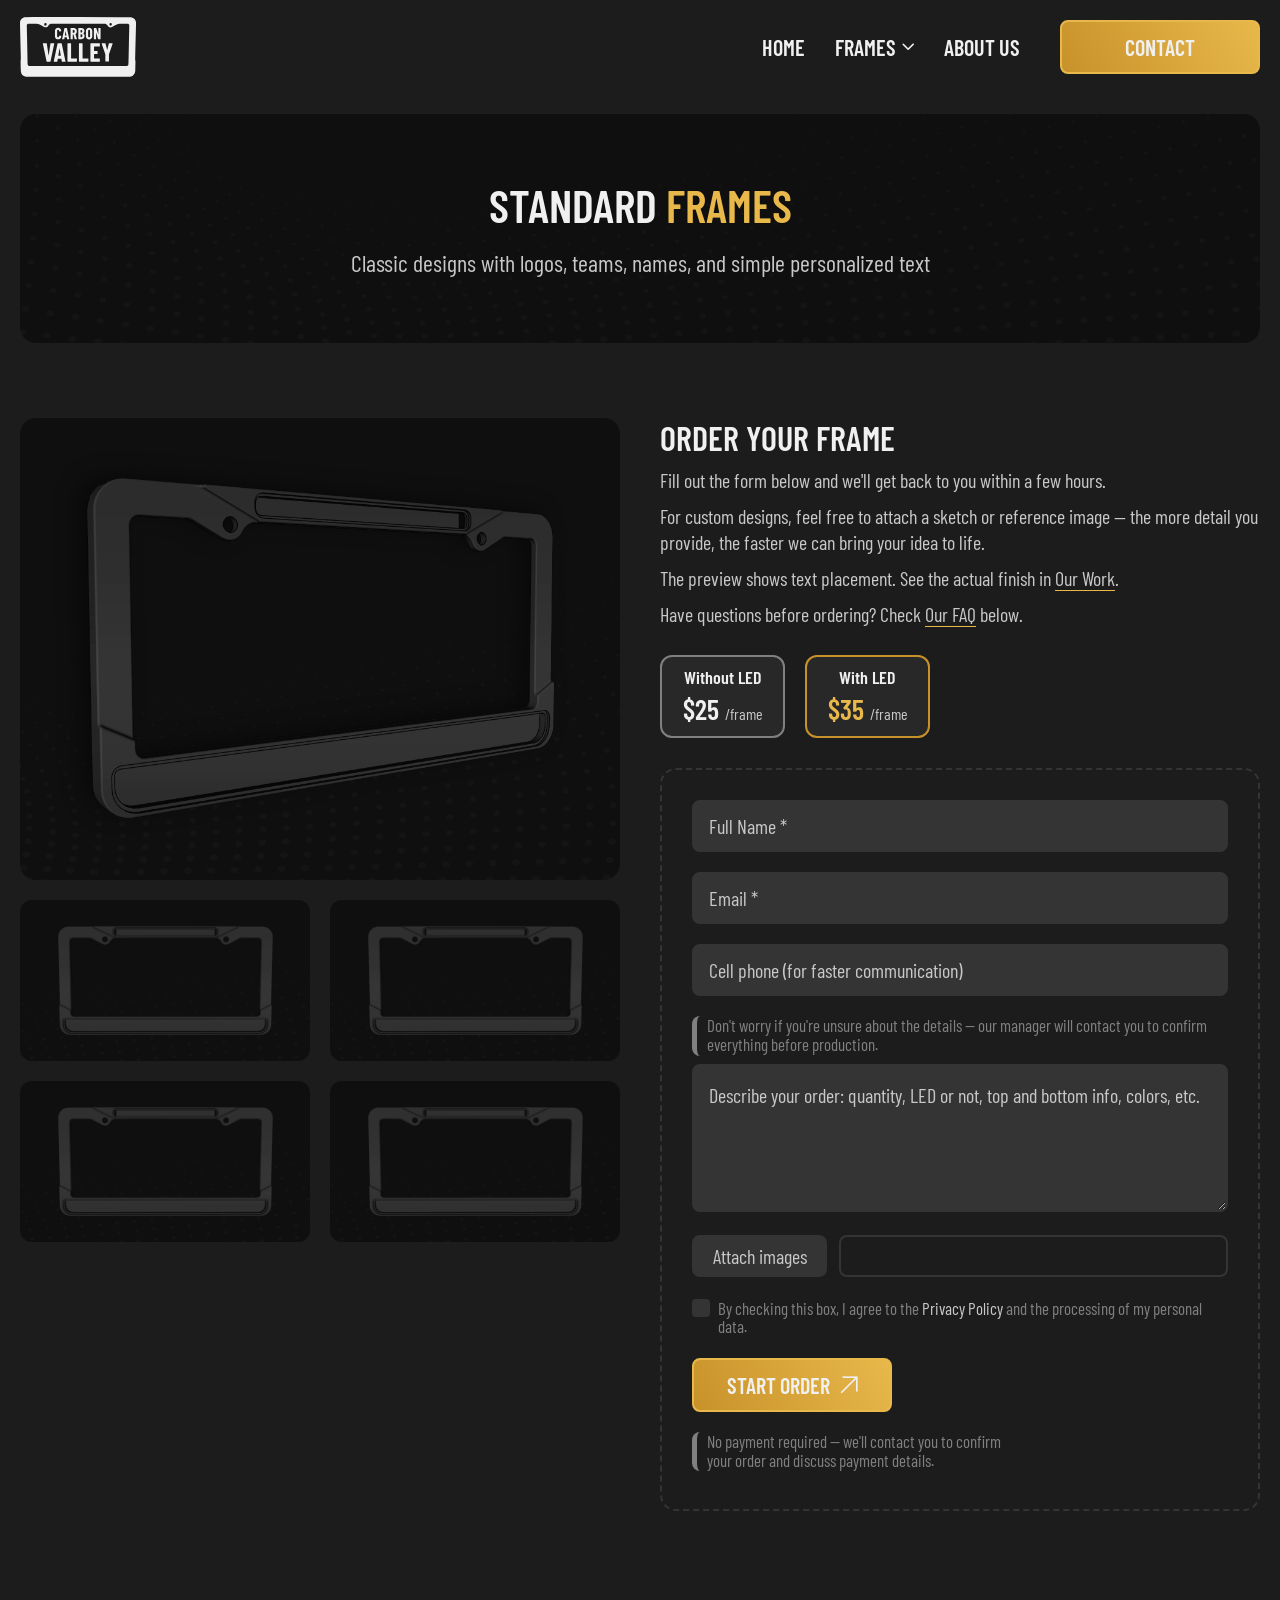
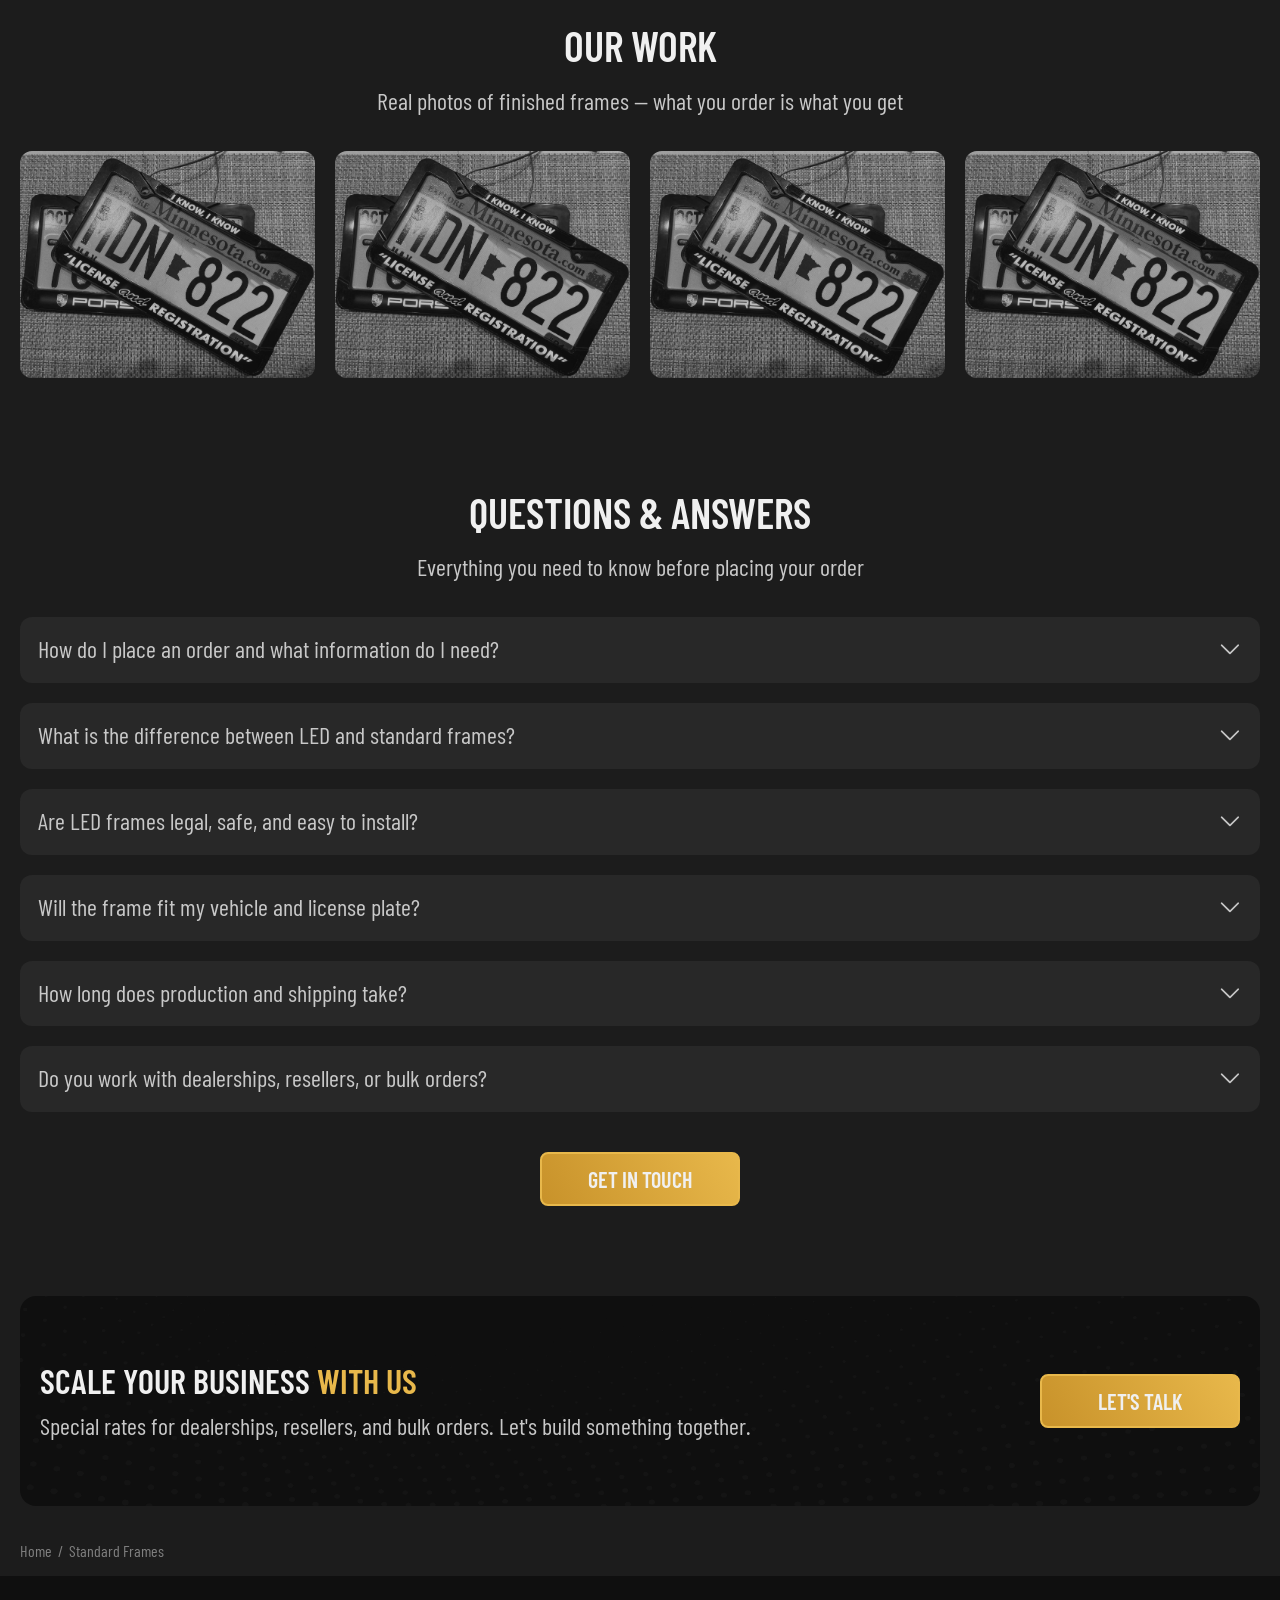
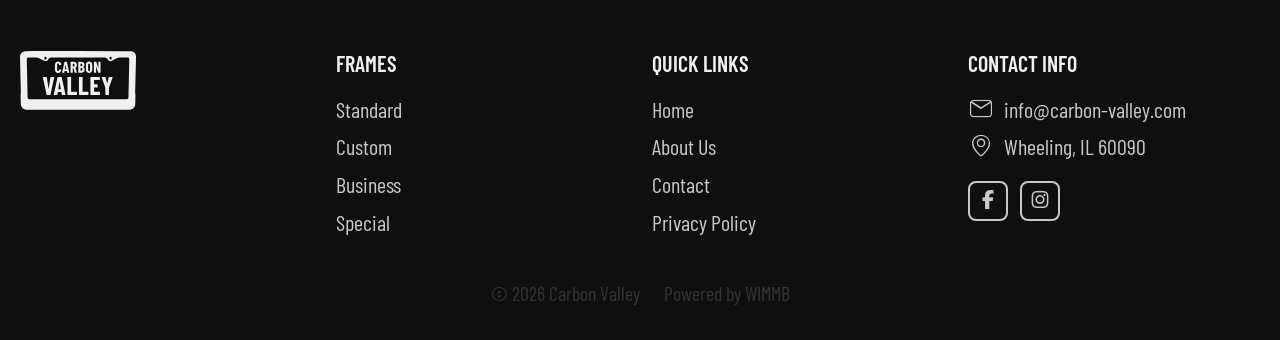
<file: page-frames.html>
<!DOCTYPE html>
<html lang="en">

<head>
	<meta charset="utf-8">
	<meta name='robots' content='noindex, nofollow' />
	<meta name="viewport" content="width=device-width, initial-scale=1, maximum-scale=1">
	<title>Frames - Carbon Valley</title>

	<link rel="stylesheet" href="css/fonts.css">
	<link rel="stylesheet" href="css/icons-font.css">
	<link rel="stylesheet" href="css/swiper-bundle.min.css">
	<link rel="stylesheet" href="css/fancybox.css">
	<link rel="stylesheet" href="css/main.css">
</head>

<body id="home" class="home page">
	<div class="wrapper">
		<header class="header">
			<div class="header__container">
				<a href="#home" class="header__logo logo">
					<img src="img/logo-carbon-valley-light.svg" alt="logo carbon valley">
				</a>
				<nav class="header__menu menu">
					<ul class="header__menu-list">
						<li class="menu-item">
							<a href="#">Home</a>
						</li>
						<li class="menu-item menu-item-has-children">
							<a href="#">Frames</a>
							<ul class="sub-menu nav-dropdown">
								<li class="menu-item">
									<a href="#">Standard</a>
								</li>
								<li class="menu-item">
									<a href="#">Custom</a>
								</li>
								<li class="menu-item">
									<a href="#">Business</a>
								</li>
								<li class="menu-item">
									<a href="#">Special</a>
								</li>
							</ul>
						</li>
						<li class="menu-item">
							<a href="#">About Us</a>
						</li>
					</ul>
				</nav>
				<div class="header__buttons">
					<a class="header__btn btn" href="#">
						<span class="btn__text">Contact</span>
					</a>
				</div>
				<div class="header__mobile-nav">
					<button class="header__mobile-burger">
						<span class="burger__icon"></span>
					</button>
					<nav class="header__mobile-menu mobile-menu">
						<ul class="mobile-menu__list">
							<li class="menu-item">
								<a href="#">Home</a>
							</li>
							<li class="menu-item menu-item-has-children">
								<a href="#">Frames</a>
								<ul class="sub-menu nav-dropdown">
									<li class="menu-item">
										<a href="#">Standard</a>
									</li>
									<li class="menu-item">
										<a href="#">Custom</a>
									</li>
									<li class="menu-item">
										<a href="#">Business</a>
									</li>
									<li class="menu-item">
										<a href="#">Special</a>
									</li>
								</ul>
							</li>
							<li class="menu-item">
								<a href="#">About Us</a>
							</li>
						</ul>
						<div class="header__mobile-buttons">
							<a class="mobile__btn btn" href="#">
								<span class="btn__text">Contact</span>
							</a>
						</div>
					</nav>
				</div>
			</div>
		</header>

		<main class="main-content">
			<div class="hero-sect sect">
				<div class="hero__wrap hw-2">
					<div class="hero2__container">
						<div class="hero2__content">
							<div class="hero2__content-inner">
								<h1 class="hero__title">Standard <span>Frames</span></h1>
								<div class="hero__desc">
									<p>Classic designs with logos, teams, names, and simple personalized text</p>
								</div>
							</div>
						</div>
					</div>
				</div>
			</div>

			<div class="sects-wrapper-np">
				<div class="frameinfo-sect sect">
					<div class="frameinfo__container">
						<div class="frameinfo__content two-cols">
							<div class="frameinfo__le two-cols__col">
								<div class="frameinfo__slider frame-slider">
									<img class="fl--active" src="img/hero_ramka-test-21.png" alt="slide 1">
									<img src="img/hero_ramka-test-2.png" alt="slide 2">
									<img src="img/hero_ramka-test.png" alt="slide 3">
								</div>
								<div class="frameinfo__items">
									<a data-fancybox="frames_gal" data-src="img/hero_ramka-test-01.png" class="frameinfo__item">
										<img src="img/hero_ramka-test-01.png" alt="carbon valley example 1">
									</a>
									<a data-fancybox="frames_gal" data-src="img/hero_ramka-test-01.png" class="frameinfo__item">
										<img src="img/hero_ramka-test-01.png" alt="carbon valley example 2">
									</a>
									<a data-fancybox="frames_gal" data-src="img/hero_ramka-test-01.png" class="frameinfo__item">
										<img src="img/hero_ramka-test-01.png" alt="carbon valley example 3">
									</a>
									<a data-fancybox="frames_gal" data-src="img/hero_ramka-test-01.png" class="frameinfo__item">
										<img src="img/hero_ramka-test-01.png" alt="carbon valley example 4">
									</a>
									<a data-fancybox="frames_gal" data-src="img/hero_ramka-test-01.png" class="frameinfo__item">
										<img src="img/hero_ramka-test-01.png" alt="carbon valley example 5">
									</a>
									<a data-fancybox="frames_gal" data-src="img/hero_ramka-test-01.png" class="frameinfo__item">
										<img src="img/hero_ramka-test-01.png" alt="carbon valley example 6">
									</a>
								</div>
							</div>
							<div class="frameinfo__ri two-cols__col">
								<div class="frameinfo__info">
									<h2 class="frameinfo__title">Order Your Frame</h2>
									<div class="frameinfo__desc">
										<p>Fill out the form below and we'll get back to you within <span>a few hours.</span></p>
										<p>For custom designs, feel free to attach a sketch or reference image — the more detail you provide, the faster we can bring your idea to life.</p>
										<p>The preview shows text placement. See the actual finish <span>in <a href="#photos" class="scroll-btn">Our Work</a>.</span></p>
										<p>Have questions before ordering? Check <a href="#faq" class="scroll-btn">Our FAQ</a> below.</p>
									</div>
									<div class="frameinfo__prices">
										<div class="frameinfo__price">
											<div class="frameinfo__price-title">Without LED</div>
											<div class="frameinfo__price-num">$25 <span>/frame</span></div>
										</div>
										<div class="frameinfo__price led">
											<div class="frameinfo__price-title">With LED</div>
											<div class="frameinfo__price-num">$35 <span>/frame</span></div>
										</div>
									</div>
									<div class="frameinfo__form-wrap">
										<div class="contacts__form wpcf7">
											<div class="form__line">
												<div class="input-wrap">
													<input type="text" placeholder="Full Name *">
												</div>
											</div>
											<div class="form__line">
												<div class="input-wrap">
													<input type="email" placeholder="Email *">
												</div>
											</div>
											<div class="form__line">
												<div class="input-wrap">
													<input type="tel" placeholder="Cell phone (for faster communication)">
												</div>
											</div>
											<div class="form__line txt--line">
												<p>Don't worry if you're unsure about the details — our manager will contact you to confirm everything before production.</p>
											</div>
											<div class="form__line long--textarea">
												<div class="input-wrap">
													<textarea id="mess" name="mess" placeholder="Describe your order: quantity, LED or not, top and bottom info, colors, etc."></textarea>
												</div>
											</div>
											<div class="form__line">
												<div class="input-wrap">
													<div class="file-upload" id="file_upload">
														<input type="file" id="file_input" multiple accept="image/*">
    													<label for="file_input" class="file-btn btn">Attach images</label>
    													<div class="file-list" id="file_list"></div>
													</div>
												</div>
											</div>
											<div class="form__line">
												<span class="wpcf7-list-item first last">
													<label>
														<input type="checkbox" name="checkbox-sms[]" value="I agree to the processing of my personal data.">
														<span class="wpcf7-list-item-label">By checking this box, I agree to the <a href="#" target="_blank">Privacy Policy</a> and the processing of my personal data.</span>
													</label>
												</span>
											</div>
											<div class="form__line">
												<button class="form__btn btn"><!--type="submit"-->
													<span class="btn__text">Start Order</span>
													<span class="btn__icon _icon-arrow-up-right"></span>
												</button>
											</div>
											<div class="form__line txt--line">
												<p>No payment required — we'll contact you to confirm <span>your order and discuss payment details.</span></p>
											</div>
										</div>
									</div>
								</div>
							</div>
						</div>
					</div>
				</div>

				<section id="photos" class="abphoto-sect sect">
					<div class="abphoto__container">
						<div class="sect-header">
							<h2 class="sheader__title">Our Work</h2>
							<div class="sheader__desc">
								<p>Real photos of finished frames — what you order <span>is what you get</span></p>
							</div>
						</div>
						<div class="abphoto__items">
							<a data-fancybox="abphotos" data-src="img/gal-photo-text.jpeg" class="abphoto__item">
								<img src="img/gal-photo-text.jpeg" alt="carbon valley photo 1">
							</a>
							<a data-fancybox="abphotos" data-src="img/gal-photo-text.jpeg" class="abphoto__item">
								<img src="img/gal-photo-text.jpeg" alt="carbon valley photo 2">
							</a>
							<a data-fancybox="abphotos" data-src="img/gal-photo-text.jpeg" class="abphoto__item">
								<img src="img/gal-photo-text.jpeg" alt="carbon valley photo 3">
							</a>
							<a data-fancybox="abphotos" data-src="img/gal-photo-text.jpeg" class="abphoto__item">
								<img src="img/gal-photo-text.jpeg" alt="carbon valley photo 4">
							</a>
						</div>
					</div>
				</section>

				<section id="faq" class="faq-sect sect">
					<div class="faq__container">
						<div class="sect-header">
							<h2 class="sheader__title">Questions & Answers</h2>
							<div class="sheader__desc">
								<p>Everything you need to know before placing <span>your order</span></p>
							</div>
						</div>
						<div class="block__toggles faq-toggles" itemscope itemtype="https://schema.org/FAQPage">
							<div class="block__toggle" itemscope itemprop="mainEntity" itemtype="https://schema.org/Question">
								<div class="toggle__header">
									<div class="toggle__header-title" itemprop="name">How do I place an order and what information do I need?</div>
									<button class="toggle__header-btn" aria-expanded="false">
										<span class="_icon-arrow-down-l" aria-hidden="true"></span>
									</button>
								</div>
								<div class="toggle__content text-block" itemscope itemprop="acceptedAnswer" itemtype="https://schema.org/Answer">
									<p>Soon...</p>
								</div>
							</div>
							<div class="block__toggle">
								<div class="toggle__header">
									<div class="toggle__header-title">What is the difference between LED and standard frames?</div>
									<button class="toggle__header-btn">
										<span class="_icon-arrow-down-l"></span>
									</button>
								</div>
								<div class="toggle__content text-block">
									<p>Soon...</p>
								</div>
							</div>
							<div class="block__toggle">
								<div class="toggle__header">
									<div class="toggle__header-title">Are LED frames legal, safe, and easy to install?</div>
									<button class="toggle__header-btn">
										<span class="_icon-arrow-down-l"></span>
									</button>
								</div>
								<div class="toggle__content text-block">
									<p>Soon...</p>
									<ul>
										<li>Yes, we actively work with Amazon loads. (demo text)</li>
										<li>Yes, we actively work with Amazon loads. (demo text)</li>
										<li>Yes, we actively work with Amazon loads. (demo text)</li>
									</ul>
								</div>
							</div>
							<div class="block__toggle">
								<div class="toggle__header">
									<div class="toggle__header-title">Will the frame fit my vehicle and license plate?</div>
									<button class="toggle__header-btn">
										<span class="_icon-arrow-down-l"></span>
									</button>
								</div>
								<div class="toggle__content text-block">
									<p>Soon...</p>
								</div>
							</div>
							<div class="block__toggle">
								<div class="toggle__header">
									<div class="toggle__header-title">How long does production and shipping take?</div>
									<button class="toggle__header-btn">
										<span class="_icon-arrow-down-l"></span>
									</button>
								</div>
								<div class="toggle__content text-block">
									<p>Soon...</p>
								</div>
							</div>
							<div class="block__toggle">
								<div class="toggle__header">
									<div class="toggle__header-title">Do you work with dealerships, resellers, or bulk orders?</div>
									<button class="toggle__header-btn">
										<span class="_icon-arrow-down-l"></span>
									</button>
								</div>
								<div class="toggle__content text-block">
									<p>Soon...</p>
								</div>
							</div>
						</div>
						<div class="sect__buttons">
							<a class="sect__btn btn" href="#">
								<span class="btn__text">Get in Touch</span>
							</a>
						</div>
					</div>
				</section>

				<aside id="cta" class="cta-sect sect">
					<div class="cta__wrap">
						<div class="cta__container">
							<div class="cta__content">
								<div class="cta__info">
									<div class="cta__info-title h4">Scale Your Business <span>With Us</span></div>
									<div class="cta__info-desc">
										<p>Special rates for dealerships, resellers, and bulk orders. <span>Let's build something together.</span></p>
									</div>
								</div>
								<div class="cta__buttons">
									<a class="cta__btn btn" href="#">
										<span class="btn__text">Let's Talk</span>
									</a>
								</div>
							</div>
						</div>
					</div>
				</aside>

				<!--
				<section id="seotxt" class="seotxt-sect sect">
					<div class="seotxt__container">
						<div class="sect-header">
							<h2 class="sheader__title">SEO title for text</h2>
						</div>
						<div class="seotxt__content">
							<div class="seotxt__text">
								<p>Lorem ipsum, dolor sit amet consectetur adipisicing elit. Quisquam dolorem animi esse, tempore impedit earum nobis pariatur dolore consequuntur cupiditate illum officia libero omnis, ipsum alias repellat asperiores. Distinctio consequatur ullam voluptas consequuntur.</p>
								<p>Lorem ipsum, dolor sit amet consectetur adipisicing elit. Quisquam dolorem animi esse, tempore impedit earum nobis pariatur dolore consequuntur cupiditate illum officia libero omnis, ipsum alias repellat asperiores. Distinctio consequatur ullam voluptas consequuntur.</p>
								<p>Lorem ipsum, dolor sit amet consectetur adipisicing elit. Lorem ipsum, dolor sit amet consectetur adipisicing elit. Lorem ipsum, dolor sit amet consectetur adipisicing elit. Lorem ipsum, dolor sit amet consectetur adipisicing elit. Quisquam dolorem animi esse, tempore impedit earum nobis pariatur dolore consequuntur cupiditate illum officia libero omnis, ipsum alias repellat asperiores. Distinctio consequatur ullam voluptas consequuntur.</p>
								<p>Lorem ipsum, dolor sit amet consectetur adipisicing elit. Quisquam dolorem animi esse, tempore impedit earum nobis Lorem ipsum, dolor sit amet consectetur adipisicing elit. Lorem ipsum, dolor sit amet consectetur adipisicing elit. Lorem ipsum, dolor sit amet consectetur adipisicing elit. pariatur dolore consequuntur cupiditate illum officia libero omnis, ipsum alias repellat asperiores. Distinctio consequatur ullam voluptas consequuntur.</p>
								<p>Lorem ipsum, dolor sit amet consectetur adipisicing elit. Quisquam dolorem animi esse, tempore impedit earum nobis pariatur dolore consequuntur cupiditate illum officia libero omnis, ipsum alias repellat asperiores. Distinctio consequatur ullam voluptas consequuntur.</p>
								<p>Lorem ipsum, dolor sit amet consectetur adipisicing elit. Quisquam dolorem animi esse, tempore impedit earum nobis pariatur dolore consequuntur cupiditate illum officia libero omnis, ipsum alias repellat asperiores. Distinctio consequatur ullam voluptas consequuntur.</p>
							</div>
							<div class="seotxt__buttons">
								<button class="seotxt__btn btn" role="button">
									<span class="btn__text">Read more</span>
									<span class="btn__text2">Hide</span>
									<span class="btn__icon _icon-arrow-bottom-b"></span>
								</button>
							</div>
						</div>
					</div>
				</section>
				-->
			</div>
		</main>

		<div class="bcrumbs">
			<div class="bcrumbs__container">
				<ol class="breadcrumbs" itemscope="" itemtype="https://schema.org/BreadcrumbList">
					<li>
						<span>
							<a itemprop="item" typeof="WebPage" href="/" class="home">
								<span itemprop="name">Home</span>
							</a>
							<meta itemprop="position" content="1">
						</span>
						<span class="brd_spacer _icon-arrow-breadcr">/</span>
					</li>
					<li>
						<span itemprop="itemListElement" itemscope="" itemtype="https://schema.org/ListItem">
							<span itemprop="name" class="post post-page current-item">Standard Frames</span>
							<meta itemprop="url" content="#">
							<meta itemprop="position" content="2">
						</span>
					</li>
				</ol>
			</div>
		</div>

		<footer class="footer">
			<div class="footer__container">
				<div class="footer__top grid-four">
					<div class="grid-four__col">
						<div class="footer__info">
							<div class="footer__logo">
								<img src="img/logo-carbon-valley-light.svg" alt="logo carbon valley">
							</div>
						</div>
					</div>
					<div class="grid-four__col">
						<div class="footer__info">
							<div class="footer__info-title h4">Frames</div>
							<div class="footer__info-content">
								<ul class="footer-menu__list">
									<li class="menu-item">
										<a href="#">Standard</a>
									</li>
									<li class="menu-item">
										<a href="#">Custom</a>
									</li>
									<li class="menu-item">
										<a href="#">Business</a>
									</li>
									<li class="menu-item">
										<a href="#">Special</a>
									</li>
								</ul>
							</div>
						</div>
					</div>
					<div class="grid-four__col">
						<div class="footer__info">
							<div class="footer__info-title h4">Quick links</div>
							<div class="footer__info-content">
								<ul class="footer-menu__list">
									<li class="menu-item">
										<a href="#">Home</a>
									</li>
									<li class="menu-item">
										<a href="#">About Us</a>
									</li>
									<li class="menu-item">
										<a href="#">Contact</a>
									</li>
									<li class="menu-item">
										<a href="#">Privacy Policy</a>
									</li>
								</ul>
							</div>
						</div>
					</div>
					<div class="grid-four__col">
						<div class="footer__info">
							<div class="footer__info-title h4">Contact Info</div>
							<div class="footer__info-content">
								<ul class="footer__conts conts-list">
									<li><span class="_icon-email"></span><a href="mailto:info@carbon-valley.com">info@carbon-valley.com</a></li>
									<!-- <li><span class="_icon-phone-call"></span><a href="tel:+11111">+1 (007) 000 0000</a></li> -->
									<li><span class="_icon-locstion"></span>Wheeling, IL 60090</li>
								</ul>
								<ul class="footer__soc soc-list">
									<li><a href="#" target="_blank" title="facebook"><span class="_icon-facebook"></span></a></li>
									<li><a href="#" target="_blank" title="instagram"><span class="_icon-instagram"></span></a></li>
									<!--
									<li><a href="#" target="_blank" title="youtybe"><span class="_icon-youtube"></span></a></li>
									<li><a href="#" target="_blank" title="tiktok"><span class="_icon-tiktok"></span></a></li> -->
								</ul>
							</div>
						</div>
					</div>
				</div>
				<div class="footer__bottom">
					<div class="footer__copy">
						<p>© 2026 Carbon Valley</p>
						<p>Powered by <a href="#" rel="nofollow" target="_blank">WIMMB</a></p>
					</div>
				</div>
			</div>

			<div id="scr_top" class="scroll-top">
				<span class="_icon-arrow-top-b"></span>
			</div>
		</footer>
	</div>
	
	<div class="hidden"></div>
	
	<script src="js/jquery-3.7.1.min.js"></script>
	<script src="js/swiper-bundle.min.js"></script>
	<script src="js/fancybox.umd.js"></script>
	<script src="js/common.js"></script>
</body>
</html>
</file>
<file: css/fonts.css>
@font-face {
    font-family: 'Barlow Condensed';
    src: local('Barlow Condensed Regular'), local('BarlowCondensed-Regular'),
        url('../fonts/BarlowCondensed-Regular.woff2') format('woff2');
    font-weight: normal;
    font-style: normal;
	font-display: swap;
}

@font-face {
    font-family: 'Barlow Condensed';
    src: local('Barlow Condensed Italic'), local('BarlowCondensed-Italic'),
        url('../fonts/BarlowCondensed-Italic.woff2') format('woff2');
    font-weight: normal;
    font-style: italic;
	font-display: swap;
}

@font-face {
    font-family: 'Barlow Condensed';
    src: local('Barlow Condensed SemiBold'), local('BarlowCondensed-SemiBold'),
        url('../fonts/BarlowCondensed-SemiBold.woff2') format('woff2');
    font-weight: 600;
    font-style: normal;
	font-display: swap;
}

@font-face {
    font-family: 'Barlow Condensed';
    src: local('Barlow Condensed SemiBold Italic'), local('BarlowCondensed-SemiBoldItalic'),
        url('../fonts/BarlowCondensed-SemiBoldItalic.woff2') format('woff2');
    font-weight: 600;
    font-style: italic;
	font-display: swap;
}
</file>
<file: css/icons-font.css>
@font-face {
  font-family: 'icons_font';
  src:
    url('../fonts/icons_font.ttf?rkr3jb') format('truetype'),
    url('../fonts/icons_font.woff?rkr3jb') format('woff'),
    url('../fonts/icons_font.svg?rkr3jb#icons_font') format('svg');
  font-weight: normal;
  font-style: normal;
  font-display: block;
}

[class^="_icon-"]::before, [class*=" _icon-"]::before {
  /* use !important to prevent issues with browser extensions that change fonts */
  font-family: 'icons_font' !important;
  speak: never;
  font-style: normal;
  font-weight: normal;
  font-variant: normal;
  text-transform: none;
  line-height: 1;

  /* Better Font Rendering =========== */
  -webkit-font-smoothing: antialiased;
  -moz-osx-font-smoothing: grayscale;
}

._icon-arrow-bottom-b:before {
  content: "\e90d";
}
._icon-arrow-left-b:before {
  content: "\e90e";
}
._icon-arrow-right-b:before {
  content: "\e90f";
}
._icon-arrow-top-b:before {
  content: "\e910";
}
._icon-close-icon:before {
  content: "\e90b";
}
._icon-burger-menu2:before {
  content: "\e90c";
}
._icon-burger-menu:before {
  content: "\e900";
}
._icon-burger-menu3:before {
  content: "\e911";
}
._icon-arrow-down-l:before {
  content: "\e901";
}
._icon-arrow-left-l:before {
  content: "\e902";
}
._icon-arrow-right-l:before {
  content: "\e903";
}
._icon-arrow-up:before {
  content: "\e904";
}
._icon-arrow-down:before {
  content: "\e905";
}
._icon-arrow-up-right:before {
  content: "\e906";
}
._icon-checked:before {
  content: "\e907";
}
._icon-locstion:before {
  content: "\e908";
}
._icon-phone:before {
  content: "\e909";
}
._icon-phone-call:before {
  content: "\e912";
}
._icon-email:before {
  content: "\e90a";
}
._icon-clock:before {
  content: "\e913";
}
._icon-pr-phone:before {
  content: "\e914";
}
._icon-pr-mail:before {
  content: "\e915";
}
._icon-pr-location:before {
  content: "\e916";
}
._icon-pr-calendar:before {
  content: "\e917";
}
._icon-facebook:before {
  content: "\e918";
}
._icon-instagram:before {
  content: "\e919";
}
._icon-youtube:before {
  content: "\e91a";
}
._icon-google:before {
  content: "\e91b";
}
._icon-tiktok:before {
  content: "\e91c";
}
._icon-telegram:before {
  content: "\e91d";
}
._icon-whatsapp:before {
  content: "\e91e";
}
._icon-viber:before {
  content: "\e91f";
}
</file>
<file: css/main.css>
/* Reset */
*,
*::before,
*::after {padding: 0; margin: 0; border: 0; -webkit-box-sizing: border-box; box-sizing: border-box;}
a {text-decoration: none; color: inherit;}
ul, ol, li {list-style: none;}
img {vertical-align: top;}
h1, h2, h3, h4, h5, h6 {font-size: inherit; font-weight: inherit;}
html, body {line-height: 1;}
textarea, button, input, select {font-family: inherit; font-weight: inherit; font-size: inherit; color: inherit; outline: none;}
button {cursor: pointer; background-color: inherit;}

/* Variables */
:root {
	--body-bgcolor: #1C1C1C;
	--black-color: #0F0F0F;
	--dark-color: #1C1C1C;
	--gray-color: #282828;
	--grey-color: #343434;
	--grey2-color: #555555;
	--mid-color: #808080;
	--light-color: #C8C8C8;
	--white-color: #F0F0F0;
	--accent-color: #E8B84B;
	--accent2-color: #C8922A;

	--error-color: #cf2727;

	--border-radius-16: 16px;
	--border-radius-12: 12px;
	--border-radius-8: 8px;

	--header-height-pc: 94px;
	--header-height-mob: 84px;
}

/*-------------START---------------*/
/*---------------------------------*/

::-webkit-input-placeholder {
	opacity: 1;
	color: var(--light-color);
}
::-moz-placeholder {
	opacity: 1;
	color: var(--light-color);
}
:-ms-input-placeholder {
	opacity: 1;
	color: var(--light-color);
}
::-ms-input-placeholder {
	opacity: 1;
	color: var(--light-color);
}
::placeholder {
	opacity: 1;
	color: var(--light-color);
}
::selection {
	background-color: var(--mid-color);
	color: var(--white-color);
}

body {
	background: var(--black-color);
	font-family: 'Barlow Condensed', sans-serif;
	font-size: 20px;
	line-height: 1.3;
	font-weight: 400;
	font-style: normal;
	color: var(--light-color);
	scroll-behavior: smooth;
	min-width: 360px;
	overflow-x: hidden;
}

h1, .h1, h2, .h2, h3, .h3, h4, .h4, h5, .h5, h6, .h6 {
	display: block;
	font-family: 'Barlow Condensed', sans-serif;
	font-weight: 600;
	line-height: 1.15;
	text-transform: uppercase;
	color: var(--white-color);
	margin: 0;
}

h1, .h1 {
	font-size: 42px;
}

h2, .h2 {
	font-size: 38px;
}

h3, .h3 {
	font-size: 34px;
}

h4, .h4 {
	font-size: 30px;
}

h5, .h5, h6, .h6 {
	font-size: 26px;
}

.txt_page h1, .txt_page .h1 { margin-bottom: 10px;}
.txt_page h2, .txt_page .h2,
.txt_page h3, .txt_page .h3,
.txt_page h4, .txt_page .h4,
.txt_page h5, .txt_page .h5,
.txt_page h6, .txt_page .h6 {
	margin-top: 20px;
	margin-bottom: 10px;
}

h1 span, .h1 span,
h2 span, .h2 span,
h3 span, .h3 span,
h4 span, .h4 span {
	display: inline-block;
}

b, strong { font-weight: 600; }
i, em { font-style: italic; }

a {
	color: var(--light-color);
	transition: all 0.3s ease;
}

a:hover {
	color: var(--accent-color);
}

a:active {
  color: inherit;
}

a:focus-visible {
	outline: none;
	text-decoration: underline;
	text-decoration-color: var(--accent-color);
	text-underline-offset: 4px;
	text-decoration-thickness: 1px;
}

img,
video {
	line-height: 0;
	max-width: 100%;
	height: auto;
}

p:not(:last-child) {
	margin-bottom: 10px;
}

hr {
	border: none;
	border-top: 1px solid var(--mid-color);
	text-align: center;
	height: 1px;
	margin: 20px auto;
	max-width: 90%;
}

.txt_page ol, .txt_page ol,
.text-block ol, .text-block ol,
.txt_page ul, .txt_page ul,
.text-block ul, .text-block ul {
	margin: 10px 0;
	padding-left: 23px;
	line-height: 1.2;
}

.text-block ul li,
.txt_page ul li {
	list-style: disc;
}

.text-block ol li,
.txt_page ol li {
	list-style: decimal;
}

.txt_page ol li:not(:last-child), .txt_page ol li:not(:last-child),
.text-block ol li:not(:last-child), .text-block ol li:not(:last-child),
.txt_page ul li:not(:last-child), .txt_page ul li:not(:last-child),
.text-block ul li:not(:last-child), .text-block ul li:not(:last-child) {
	margin-bottom: 6px;
}

blockquote {
	border-left: 4px solid var(--accent-color);
	margin: 0 0 10px;
	padding: 6px 10px;
	font-style: normal;
}

.table-wrap {
	overflow-x: auto;
	width: 100%;
}

table {
	width: 100%;
	border-collapse: collapse;
	border: 1px solid var(--mid-color);
	margin-bottom: 10px;
}

tr, td {
	border: 1px solid var(--mid-color);
	padding: 6px 12px;
	vertical-align: top;
}

.hidden {
	display: none;
}

input:not([type=checkbox], [type=radio]), textarea, select {
	background-color: var(--grey-color);
	font-size: 20px;
	font-weight: 400;
	color: var(--light-color);
	height: 52px;
	line-height: 52px;
	padding: 0 15px;
	border: 2px solid var(--grey-color);
	border-radius: var(--border-radius-8);
	width: 100%;
	transition: all 0.3s ease;
}

textarea {
	min-height: 118px;
	padding: 15px 15px;
	resize: vertical;
	line-height: 1.4;
}

.long--textarea textarea {
	min-height: 148px;
}

input:focus, textarea:focus, select:focus {
	border-color: var(--mid-color);
}

input.invalid {
	border-color: var(--error-color);
}

label {
	font-size: 17px;
	color: var(--mid-color);
}

@media only screen and (max-width: 1199.98px) {
	h1, .h1 {font-size: 38px;}
	h2, .h2 {font-size: 34px;}
	h3, .h3 {font-size: 30px;}
	h4, .h4 {font-size: 26px;}
	h5, .h5, h6, .h6 {font-size: 22px;}
}

@media only screen and (max-width: 767.98px) {
	body {font-size: 18px;}
	h1, .h1 {font-size: 34px;}
	h2, .h2 {font-size: 30px;}
	h3, .h3 {font-size: 26px;}
	h4, .h4 {font-size: 22px;}
}

/*-------------BUTTONS-------------*/

.btn {
	position: relative;
	display: inline-flex;
	justify-content: center;
	align-items: center;
	gap: 10px;
	padding: 0 25px;
	min-width: 200px;
	background-color: var(--accent-color);
	background: linear-gradient(60deg, var(--accent2-color), var(--accent-color));
	border: 2px solid var(--accent-color);
	outline: none;
	border-radius: var(--border-radius-8);
	color: var(--white-color);
	height: 54px;
	font-family: 'Barlow Condensed', sans-serif;
	font-size: 22px;
	font-weight: 600;
	text-transform: uppercase;
	line-height: 1.3;
	box-shadow: none;
	cursor: pointer;
	transition: all 0.3s ease;
	max-width: 100%;
	z-index: 0;
	overflow: hidden;
}

.btn::after {
	content: '';
	position: absolute;
	inset: 0;
	background: linear-gradient(-30deg, var(--accent2-color), var(--accent-color));
	opacity: 0;
	transition: opacity 0.3s ease;
	z-index: -1;
}

.btn:hover::after {
  opacity: 1;
}

.btn > .btn__icon {
	font-size: 18px;
	line-height: 0;
}

.btn > .btn__text {
	overflow: hidden;
	text-overflow: ellipsis;
	white-space: nowrap;
}

.btn:active, .btn:focus {
	background-color: var(--accent-color);
	color: var(--white-color);
}

.btn:hover {
	background-color: var(--accent2-color);
	color: var(--dark-color);
}

/*---------Header-Main-Footer---------*/
/*------------------------------------*/

.wrapper {
	background-color: var(--body-bgcolor);
	position: relative;
	min-height: 100%;
	display: flex;
	flex-direction: column;
	overflow: clip;
}

.wrapper > .main-content {
	flex-grow: 1;
	padding-top: var(--header-height-pc);
}

[class*="__container"] {
	position: relative;
	max-width: 1340px;
	width: 100%;
	padding-left: 20px;
	padding-right: 20px;
	margin: 0 auto;
}

[class*="__container"].c--xl {
	max-width: 1920px;
}

[class*="__container"].no--padding {
	padding-left: 0;
	padding-right: 0;
}

[class*="__container-ff"] {
	position: relative;
	max-width: 100%;
	width: 100%;
	padding: 0;
	margin: 0;
}

.fancybox__container {
	position: fixed;
	max-width: inherit;
	padding-left: inherit;
	padding-right: inherit;
	margin: inherit;
	backdrop-filter: blur(4px);
	--fancybox-bg: rgba(12, 12, 12, 0.8);
}

.fancybox__content {
	padding: 0 5px !important;
}

.header {
	position: fixed;
	width: 100%;
	top: 0;
	left: 0;
	z-index: 50;
	height: var(--header-height-pc);
	padding: 4px 0;
}

.header::before {
	background-color: var(--black-color);
	content: '';
	position: absolute;
	top: 0;
	left: 0;
	width: 100%;
	height: 100%;
	opacity: 0;
	z-index: 3;
	transition: all 0.3s ease;
}

.header.open-menu::before {
	opacity: 1;
}

.header.header--scroll::before {
	opacity: 1;
}

.header__container {
	display: flex;
	height: 100%;
	align-items: center;
	justify-content: space-between;
	gap: 40px;
}

.header__logo,
.header__menu,
.header__buttons,
.header__mobile-nav {
	position: relative;
}

.header__logo {
	display: inline-block;
	line-height: 0;
	flex: 0 0 116px;
	z-index: 4;
	transition: all 0.3s ease;
}

.header__logo img {
	max-width: 116px;
}

.header__buttons {
	display: flex;
	gap: 12px;
	z-index: 4;
}

.header__menu {
	z-index: 4;
	margin-left: auto;
}

.header__menu-list {
	display: flex;
	column-gap: 30px;
	align-items: center;
	justify-content: end;
	flex-wrap: wrap;
}

.header__menu-list .menu-item {
	line-height: 1.2;
	font-size: 22px;
	font-weight: 600;
	text-transform: uppercase;
	position: relative;
}

.header__menu-list .menu-item > a {
	color: var(--white-color);
	padding: 8px 0;
	display: flex;
	justify-content: center;
	align-items: center;
	gap: 6px;
	transition: all 0.3s ease;
}

.header__menu-list > li.menu-item-has-children > a::after {
	position: relative;
	display: inline-block;
	content: '\e905';
	line-height: 1;
	font-family: 'icons_font' !important;
	font-size: 12px;
	font-weight: normal;
	pointer-events: none;
}

.header__menu-list .menu-item.current-menu-item > a {
	color: var(--mid-color);
	pointer-events: none;
}

.header__menu-list .menu-item:not(.current-menu-item):hover > a {
	color: var(--accent-color);
}

.header__menu-list .menu-item.menu-item-has-children:hover > .sub-menu {
	display: flex;
}

.header__menu-list .menu-item:not(.current-menu-item):hover > a {
	color: var(--accent-color);
}

.header__menu-list .sub-menu {
	background-color: var(--black-color);
	position: absolute;
	top: 100%;
	left: -20px;
	display: none;
	flex-direction: column;
	gap: 4px;
	width: 240px;
	padding-top: 18px;
	padding-bottom: 20px;
	z-index: 2;
	border-radius: var(--border-radius-8);
	border: 1px solid var(--dark-color);
}

.header__menu-list .sub-menu > li {
	position: relative;
}

.header__menu-list .sub-menu > li > a {
	position: relative;
	background-color: var(--black-color);
	display: flex;
	align-items: center;
	justify-content: space-between;
	gap: 12px;
	padding: 8px 20px 8px 20px;
	color: var(--light-color);
	line-height: 1.2;
	font-size: 22px;
	font-weight: 400;
	text-transform: none;
	border: none;
}

.header__menu-list .sub-menu .menu-item:hover > a {
	color: var(--accent-color);
}

.header__mobile-nav {
	position: relative;
	display: none;
}

.header__mobile-menu {
	display: none;
}

.header__mobile-burger {
	background-color: transparent;
	display: flex;
	align-items: center;
	justify-content: center;
	width: 36px;
	height: 36px;
	margin-right: -1px;
	cursor: pointer;
	position: relative;
	transition: all 0.3s ease;
	overflow: hidden;
	z-index: 4;
}

.burger__icon {
	padding-top: 2px;
	font-size: 26px;
	line-height: 1;
	color: var(--white-color);
}

.header__mobile-burger.active .burger__icon {
	color: var(--white-color);
}

.burger__icon::before {
	font-family: 'icons_font';
	content: '\e900';
}

.header__mobile-burger.active .burger__icon::before {
	content: '\e90b';
}

/*-----mobile-menu-----*/

.header__mobile-menu {
	flex-direction: column;
	justify-content: space-between;
	align-items: center;
	gap: 40px;
	position: fixed;
	top: -100%;
	left: 0;
	width: 100%;
	height: 100%;
	background-color: var(--black-color);
	overflow: auto;
	padding: 110px 30px 30px;
	transition: all 0.3s;
	z-index: 2;
}

.header__mobile-menu.active {
	top: 0;
}

.mobile-menu__list {
	display: flex;
	flex-direction: column;
	align-items: center;
	gap: 10px;
	width: 100%;
}

.mobile-menu__list .menu-item {
	position: relative;
	text-align: center;
	width: 100%;
	padding: 0;
}

.mobile-menu__list .menu-item > a {
	font-size: 24px;
	font-weight: 600;
	text-transform: uppercase;
	line-height: 1.2;
	color: var(--white-color);
	display: inline-block;
	padding: 7px 0;
}

.mobile-menu__list .menu-item.current-menu-item > a,
.mobile-menu__list .menu-item > a:hover {
	color: var(--accent-color);
}

.mobile-menu__list .menu-item.current-menu-item > a {
	pointer-events: none;
	color: var(--mid-color);
}

.mobile-menu__list .sub-menu {
	margin-top: 5px;
	border: 2px dashed var(--grey-color);
	border-radius: var(--border-radius-12);
	padding: 8px 10px;
	display: flex;
	flex-direction: column;
	gap: 4px;
}

.mobile-menu__list .sub-menu li > a {
	padding: 7px 10px;
	font-size: 22px;
	font-weight: 400;
	text-transform: none;
	line-height: 1.2;
}

/*---end mobile-menu---*/

.header__mobile-buttons {
	margin-top: 0;
	display: flex;
	flex-direction: column;
	gap: 12px;
	width: 100%;
}

@media only screen and (max-width: 1199.98px) {
	.header__container {
		gap: 30px;
	}
	.header__menu-list {
		column-gap: 26px;
	}
}

@media only screen and (max-width: 1079.98px) {
	.wrapper > .main-content {
		padding-top: var(--header-height-mob);
	}
	.header {
		height: var(--header-height-mob);
	}
	.header__container {
		gap: 24px;
	}
	.header__buttons {
	    margin-left: auto;
	}
	.header__menu {
		display: none;
	}
	.header__btn {
	    min-width: 108px;
	    height: 42px;
	}
	.header__logo {
		flex: 0 0 100px;
	}
	.header__logo img {
		max-width: 100px;
	}
	.header__mobile-nav {
		display: block;
		position: relative;
	}
	.header__mobile-menu {
		display: flex;
	}
}

.footer {
	position: relative;
	background-color: var(--black-color);
	padding: 75px 0 35px;
	color: var(--light-color);
	font-size: 22px;
	z-index: 2;
}

.footer a {
	display: inline-block;
	color: var(--light-color);
}

.footer a:hover {
	color: var(--accent-color);
}

.grid-four {
	display: grid;
	grid-template-columns: repeat(4, 1fr);
	gap: 24px;
}

.footer__info {
	position: relative;
	display: flex;
	flex-direction: column;
	gap: 18px;
}

.footer__logo > img {
	max-width: 116px;
	line-height: 1;
}

.footer__info-title {
	font-size: 22px;
	font-weight: 600;
	color: var(--white-color);
}

.footer__info-content p:not(:last-child) {
	margin-bottom: 10px;
}

.conts-list,
.footer__info ul:not(.soc-list),
.footer__info ul.footer-menu__list {
	display: flex;
	flex-direction: column;
	gap: 9px;
}

.conts-list > li,
.footer__info ul:not(.soc-list) > li,
.footer__info ul.footer-menu__list > li {
	position: relative;
	line-height: 1.3;
	display: flex;
	gap: 10px;
}

ul.footer-menu__list > li.current-menu-item a {
	color: var(--mid-color);
	pointer-events: none;
}

.conts-list li > span {
	margin-top: 1px;
	display: inline-block;
	font-size: 26px;
	line-height: 1;
}

.conts-list li a {
	color: var(--light-color);
}

.conts-list li a:hover {
	color: var(--accent-color);
}

.footer__soc {
	margin-top: 20px;
}

.soc-list {
	display: flex;
	flex-wrap: wrap;
	gap: 12px;
	line-height: 1;
}

.soc-list li > a {
	background-color: transparent;
	display: flex;
	align-items: center;
	justify-content: center;
	text-align: center;
	height: 40px;
	width: 40px;
	border: 2px solid var(--light-color);
	border-radius: var(--border-radius-8);
	transition: all 0.3s ease;
	overflow: hidden;
}

.soc-list li > a:hover {
	background-color: var(--accent-color);
	border-color: var(--accent-color);
	color: var(--dark-color);
}

.soc-list li > a span {
	font-size: 24px;
}

.soc-list li > a span._icon-telegram {
	font-size: 20px;
}

.footer__bottom {
	margin-top: 45px;
	text-align: center;
	line-height: 1.2;
}

.footer__copy {
	display: flex;
	flex-wrap: wrap;
	column-gap: 24px;
	row-gap: 8px;
	justify-content: center;
	font-size: 20px;
	color: var(--grey-color);
}

.footer__copy a {
	color: var(--grey-color);
}

.footer__copy a:hover {
	color: var(--mid-color);
}

.footer__copy p {
	margin-bottom: 0;
}

.scroll-top {
	position: fixed;
	display: flex;
	justify-content: center;
	align-items: center;
	background-color: var(--grey-color);
	border-radius: var(--border-radius-8);
	bottom: 60px;
	right: -100%;
	color: var(--white-color);
	line-height: 1;
	height: 44px;
	width: 44px;
	padding: 3px;
	transition: all 0.8s ease;
	overflow: hidden;
	z-index: 7;
	cursor: pointer;
}

.scroll-top:hover {
	color: var(--light-color);
}

.scroll-top.visible {
    right: 20px;
}

.scroll-top > span {
	font-size: 18px;
	line-height: 0;
}

@media only screen and (max-width: 1199.98px) {
	.footer {
		padding-top: 65px;
	}
}

@media only screen and (max-width: 991.98px) {
	.grid-four {
		grid-template-columns: repeat(2, 1fr);
		gap: 36px;
	}
}

@media only screen and (max-width: 599.98px) {
	.grid-four {
		grid-template-columns: 1fr;
	}
	.footer__logo > img {
		max-width: 135px;
	}
	.footer__info {
		gap: 16px;
		text-align: center;
	}
	.footer__conts,
	.footer-menu__list {
		align-items: center;
	}
	.footer__soc {
		justify-content: center;
	}
}

/*---------All CSS----------*/
/*--------------------------*/

.sects-wrapper {
	padding: 25px 0;
}

.sects-wrapper-b {
	padding-bottom: 25px;
}

.sects-wrapper-t {
	padding-top: 25px;
}

.sect {
	position: relative;
	padding: 55px 0;
}

.sect.default-sect {
	padding: 55px 0 60px;
}

/*.sect .text-block {
	font-size: 20px;
}*/

.sect .text-block strong,
.sect .text-block b {
	color: var(--white-color);
}

.default__content-text {
	margin-top: 30px;
}

.content-404 {
	padding: 80px 0;
	text-align: center;
}

.number-404 {
	font-size: 110px !important;
	font-weight: 700;
	line-height: 0.8;
	color: var(--brown-color);
	margin-bottom: 25px;
}

.title-404 {
	font-size: 40px;
	font-weight: 400;
	margin-bottom: 35px !important;
	text-transform: capitalize;
}

.title-404 span {
	display: inline-block;
}

.button-back {
	margin-top: 30px;
	text-align: center;
}

.btn__back,
.btn__404 {
	min-width: 200px;
}

.sect-header {
	position: relative;
	max-width: 940px;
	margin: 0 auto 35px;
	text-align: center;
}

.sheader__title {
	font-size: 42px;
	line-height: 1.15;
	color: var(--white-color);
	text-transform: uppercase;
}

.sheader__desc {
	margin-top: 15px;
	font-size: 24px;
	color: var(--light-color);
}

.sheader__desc span {
	display: inline-block;
}

.sect__buttons {
	margin-top: 40px;
	position: relative;
	text-align: center;
}

.two-cols {
	display: flex;
	gap: 40px;
}

.two-cols__col {
	flex: 0 0 calc(50% - 20px);
	width: calc(50% - 20px);
	min-width: 0;
}

.carousel__navigation {
	margin-top: 25px;
	display: flex;
	align-items: center;
	justify-content: center;
	gap: 20px;
}

.carousel__navigation:has(.swiper-pagination-lock) {
	display: none;
}

.carousel__pagination {
	display: inline-flex;
	gap: 6px;
	justify-content: center;
	align-items: center;
	width: auto !important;
	min-width: 180px;
}

.carousel__pagination .swiper-pagination-bullet {
	background-color: var(--grey-color);
	width: 9px;
	height: 9px;
	border-radius: 3px;
	margin: 0 !important;
	opacity: 1;
	overflow: hidden;
	transition: all 0.3s ease;
}

.carousel__pagination .swiper-pagination-bullet:hover {
	background-color: var(--accent2-color);
}

.carousel__pagination span.swiper-pagination-bullet-active:hover,
.carousel__pagination span.swiper-pagination-bullet-active {
	background-color: var(--mid-color);
	width: 20px;
	opacity: 1;
}

.carousel__btn-prev,
.carousel__btn-next {
	flex-grow: 0;
	flex-shrink: 0;
	display: flex;
	align-items: center;
	justify-content: center;
	width: 30px;
	height: 30px;
	line-height: 0;
	font-size: 20px;
	color: var(--mid-color);
	text-align: center;
	transition: all 0.3s ease;
	cursor: pointer;
	overflow: hidden;
}

.carousel__btn-prev:hover,
.carousel__btn-next:hover {
	color: var(--accent2-color);
}

.block__toggles {
	display: flex;
	flex-direction: column;
	gap: 20px;
}

.block__toggle {
	background-color: var(--gray-color);
	padding: 18px 18px 0;
	border-radius: var(--border-radius-12);
	transition: all 0.3s ease;
	overflow: hidden;
}

.toggle__header {
	position: relative;
	display: flex;
	justify-content: space-between;
	align-items: start;
	gap: 14px;
	cursor: pointer;
	padding-bottom: 19px;
}

.toggle__header-title {
	font-size: 24px;
	font-weight: 400;
	line-height: 1.2;
	color: var(--light-color);
	text-transform: none;
	transition: all 0.3s ease;
}

.t_active .toggle__header-title,
.t_active .toggle__header-btn,
.toggle__header:hover .toggle__header-title {
	color: var(--white-color);
}

.toggle__header-btn {
	flex-grow: 0;
	flex-shrink: 0;
	display: flex;
	align-items: center;
	justify-content: center;
	margin-top: 2px;
	width: 24px;
	height: 24px;
	line-height: 0;
	font-size: 20px;
	color: var(--light-color);
	text-align: center;
	transition: all 0.3s ease;
	cursor: pointer;
	overflow: hidden;
}

.toggle__header:hover .toggle__header-btn {
	color: var(--accent-color);
}

.toggle__header-btn.v_active {
	transform: rotateZ(180deg);
}

.toggle__content {
	max-height: 0;
    overflow: hidden;
    transition: all 0.5s ease;
	color: var(--light-color);
}

/*------------------------------------------*/

.hero-sect.sect {
	padding: 20px 20px;
}

.hero__wrap {
	max-width: 1400px;
	padding: 65px 0;
	margin: 0 auto;
	background-color: var(--black-color);
	background-image: url('../img/bg_hero-sect-01.png');
	background-repeat: no-repeat;
	background-size: auto 650px;
	background-position: bottom center;
	border-radius: var(--border-radius-16);
	overflow: hidden;
}

.hero__wrap.hw-2 {
	background-position: 50% 84%;;
}

.hero__container {
	display: flex;
	gap: 30px;
	align-items: center;
}

.hero__content,
.hero__media {
	flex: 0 1 50%;
}

.hero__content-inner {
	max-width: 560px;
}

.hero2__content-inner {
	max-width: 940px;
	margin: 0 auto;
	text-align: center;
}

.hero__title {
	font-size: 46px;
}

.hero__title span {
	color: var(--accent-color);
}

.hero__desc {
	margin-top: 15px;
	font-size: 24px;
}

.hero__desc span {
	display: inline-block;
}

.hero__buttons {
	margin-top: 30px;
	display: flex;
	flex-wrap: wrap;
	gap: 12px;
}

.hero__slider {
	position: relative;
	max-width: 600px;
	aspect-ratio: 4 / 3;
	margin: 0 auto;
	text-align: center;
}

.hero__slider > img {
	position: absolute;
	left: 50%;
	top: 50%;
	transform: translate(-50%, -50%);
	pointer-events: none;
	filter: drop-shadow(10px -5px 10px #090909);
	opacity: 0;
}

.hero__slider > img.hs--active {
	opacity: 1;
}

.statsbar {
	position: relative;
	padding: 10px 0;
}

.statsbar-list {
	display: flex;
	gap: 20px;
}

.statsbar-list li {
	position: relative;
	flex: 0 1 25%;
}

.statsbar-list li:not(:last-child)::after {
	position: absolute;
	display: block;
	content: '';
	background-color: var(--grey-color);
	width: 1px;
	height: 100%;
	right: -10px;
	top: 0;
}

.statsbar__item {
	display: flex;
	justify-content: center;
	gap: 8px;
	font-size: 24px;
	line-height: 1.2;
}

.statsbar__item-num {
	font-weight: 600;
	color: var(--accent-color);
}

.statsbar__item-title {
	color: var(--light-color);
	text-transform: capitalize;
}

.frames__cards {
	display: flex;
	flex-wrap: wrap;
	gap: 20px;
}

.def-carousel .swiper-slide {
	width: calc(100% / 3 + 10%);
	box-sizing: border-box;
	height: auto;
}

.frames__card {
	background-color: var(--gray-color);
	flex: 0 1 calc(100% / 4 - 15px);
	display: flex;
	flex-direction: column;
	border-radius: var(--border-radius-12);
	height: 100%;
	overflow: hidden;
}

.frames__card-img {
	display: block;
	background-color: var(--black-color);
	background-image: url('../img/bg_hero-sect-01.png');
  	background-repeat: no-repeat;
  	background-size: auto 420px;
  	background-position: bottom center;
	padding: 30px 20px;
	text-align: center;
}

.frames__card-img img {
	filter: drop-shadow(-6px -3px 6px #090909);
	transform: scale(1);
	transition: all 0.3s ease;
	max-width: 80%;
	pointer-events: none;
}

.frames__card:hover .frames__card-img img {
	transform: scale(0.97);
}

.frames__card-header {
	display: flex;
	gap: 15px;
	justify-content: space-between;
	padding: 20px 20px 0;
}

.frames__card-title {
	width: 100%;
	font-size: 28px;
	line-height: 1.2;
}

.frames__card-price {
	font-size: 28px;
	font-weight: 600;
	line-height: 1.2;
	color: var(--accent-color);
}

.frames__card-desc {
	padding: 10px 20px 0;
}

.frames__card-buttons {
	display: flex;
	flex-direction: column;
	gap: 12px;
	margin-top: auto;
	padding: 20px 20px;
}

.frames__card-btn {
	min-width: 110px;
}

.whyus__cards {
	display: flex;
	flex-wrap: wrap;
	justify-content: space-around;
	column-gap: 20px;
    row-gap: 40px;
}

.whyus__card {
	width: 100%;
	max-width: calc(100% / 3 - 13.33px);
	text-align: center;
}

.whyus__card-icon {
	background-color: var(--gray-color);
	border-radius: var(--border-radius-8);
	display: inline-flex;
	width: 70px;
	height: 70px;
	align-items: center;
	justify-content: center;
	overflow: hidden;
}

.whyus__card-icon img {
	transform: scale(1);
	transition: all 0.3s ease;
	max-width: 44px;
}

.whyus__card:hover .whyus__card-icon img {
	transform: scale(1.1);
}

.whyus__card-title,
.whyus__card-desc {
	max-width: 250px;
	margin: 0 auto;
}

.whyus__card-title {
	margin-top: 20px;
	font-size: 28px;
	line-height: 1.2;
}

.whyus__card-desc {
	margin-top: 5px;
}

.reviews__carousel {
	position: relative;
	overflow: hidden;
}

.reviews__carousel .swiper-slide {
	position: relative;
	width: calc(100% / 4 - 15px);
	box-sizing: border-box;
	height: auto;
}

.reviews__card {
	background-color: var(--gray-color);
	border-radius: var(--border-radius-12);
	padding: 20px 20px;
	overflow: hidden;
	height: 100%;
	transition: all 0.3s ease;
}

.reviews__card-header {
	display: flex;
	gap: 12px;
	justify-content: space-between;
}

.reviews__card-icon {
	flex: 0 0 24px;
}

.reviews__card-name {
	font-size: 20px;
	font-weight: 600;
	line-height: 1.2;
	color: var(--white-color);
}

.reviews__card-date {
	margin-top: 5px;
	font-size: 16px;
	line-height: 1.2;
	color: var(--mid-color);
}

.reviews__card-rating {
	margin-top: 15px;
	margin-left: -3px;
	max-width: 100px;
	line-height: 0;
}

.reviews__card-body {
	margin-top: 5px;
	font-size: 18px;
	color: var(--light-color);
}

.cta-sect.sect {
	padding: 35px 20px;
}

.cta__wrap {
	max-width: 1400px;
	padding: 65px 0;
	margin: 0 auto;
	background-color: var(--black-color);
	background-image: url('../img/bg_hero-sect-01.png');
	background-repeat: no-repeat;
	background-size: auto 620px;
	background-position: 50% 80%;
	border-radius: var(--border-radius-16);
	overflow: hidden;
}

.cta__content {
	display: flex;
	align-items: center;
	justify-content: space-between;
	gap: 25px;
}

.cta__info {
	width: 100%;	
}

.cta__info-title {
	font-size: 34px;
}

.cta__info-title span {
	color: var(--accent-color);
}

.cta__info-desc {
	margin-top: 10px;
	font-size: 24px;
}

.cta__info-desc span {
	display: inline-block;
}

.aboutus__content {
	font-size: 22px;
	margin: 0 auto;
}

.abphoto__items {
	display: flex;
	flex-wrap: wrap;
	gap: 20px;
}

.abphoto__item {
	flex: 0 1 calc(100% / 4 - 15px);
	background-color: var(--gray-color);
	position: relative;
	display: block;
	border-radius: var(--border-radius-12);
	aspect-ratio: 1.3 / 1;
	line-height: 0;
	overflow: hidden;
}

.abphoto__item img {
	width: 100%;
	height: 100%;
	object-fit: cover;
	object-position: 50% 50%;
	transform: scale(1);
	opacity: 0.7;
	filter: grayscale(100%);
	transition: all 0.3s ease;
	cursor: zoom-in;
}

.abphoto__item:hover img {
	filter: grayscale(0);
	transform: scale(1.03);
	opacity: 0.95;
}

.contact__info {
	max-width: 560px;
}

.contact__title {
	font-size: 34px;
}

.contact__desc {
	margin-top: 10px;
	font-size: 20px;
}

.contact__desc span {
	display: inline-block;
}

.contact__conts {
	margin-top: 20px;
	font-size: 22px;
}

.contact__soc {
	margin-top: 22px;
}

.frameinfo__form-wrap,
.contact__form-wrap {
	position: relative;
	padding: 30px 30px;
	border: 2px dashed var(--grey-color);
	border-radius: var(--border-radius-16);
	overflow: hidden;
}

.seotxt__content {
	background-color: var(--gray-color);
	border-radius: var(--border-radius-16);
	padding: 20px 20px 0;
	overflow: hidden;
}

.seotxt__text {
	position: relative;
	overflow: hidden;
    max-height: 280px;
    transition: max-height 0.3s ease, padding-bottom 0.3s ease;
}

/*.seotxt__text.seo--active {
	max-height: 2000px;
}*/

.seotxt__buttons {
	padding-top: 22px;
	text-align: center;
	background-color: var(--gray-color);
	position: relative;
	text-align: center;
	transition: all 0.5s ease;
	-webkit-box-shadow: 0px -16px 35px 16px var(--gray-color);
	-moz-box-shadow: 0px -16px 35px 16px var(--gray-color);
	box-shadow: 0px -16px 35px 16px var(--gray-color);
	z-index: 2;
}

.seotxt__buttons.shadow--none {
	-webkit-box-shadow: 0px 0px 0px 0px rgba(0,0,0,0);
	-moz-box-shadow: 0px 0px 0px 0px rgba(0,0,0,0);
	box-shadow: 0px 0px 0px 0px rgba(0,0,0,0);
}

.seotxt__btn.btn {
	background: var(--grey-color);
	border-radius: var(--border-radius-8) var(--border-radius-8) 0 0;
	border-bottom: none;
	border-color: var(--grey-color);
	color: var(--light-color);
	height: 42px;
	font-size: 18px;
}

.seotxt__btn.btn:hover {
	border-color: var(--accent-color);
	color: var(--dark-color);
}

.seotxt__btn.btn--active .btn__text,
.seotxt__btn .btn__text2 {
	display: none;
}

.seotxt__btn.btn--active .btn__text2 {
	display: inherit;
}

.seotxt__btn .btn__icon {
	font-size: 16px;
	transform: rotateX(0);
	transition: all 0.3s ease;
}
.seotxt__btn.btn--active .btn__icon {
	transform: rotateX(180deg);
}

.frame-slider {
	display: flex;
	align-items: center;
	justify-content: center;
	border-radius: var(--border-radius-16);
	aspect-ratio: 1.3 / 1;
	background-color: var(--black-color);
	background-image: url('../img/bg_hero-sect-01.png');
	background-repeat: no-repeat;
	background-size: auto 600px;
	background-position: bottom center;
	padding: 30px 25px;
	text-align: center;
	overflow: hidden;
}

.frame-slider > img {
	max-width: 85%;
	filter: drop-shadow(-10px -5px 10px #090909);
	pointer-events: none;
	display: none;
}

.frame-slider > img.fl--active {
	display: block;
}

.frameinfo__items {
	margin-top: 20px;
	display: flex;
	flex-wrap: wrap;
	gap: 20px;
}

.frameinfo__item {
	flex: 0 1 calc(100% / 2 - 10px);
	background-color: var(--black-color);
	background-image: url('../img/bg_hero-sect-01.png');
	background-repeat: no-repeat;
	background-size: auto 450px;
	background-position: 50% 80%;
	position: relative;
	display: flex;
	align-items: center;
	justify-content: center;
	border-radius: var(--border-radius-12);
	aspect-ratio: 1.8 / 1;
	padding: 20px;
	cursor: zoom-in;
	overflow: hidden;
}

.frameinfo__item:nth-child(n+5) {
	display: none;
}

.frameinfo__item > img {
	filter: drop-shadow(0 -4px 6px #090909);
	pointer-events: none;
	max-width: 86%;
	opacity: 0.7;
	filter: grayscale(100%);
	transition: all 0.3s ease;
}

.frameinfo__item:hover > img {
	filter: grayscale(0);
	opacity: 0.95;
}

.frameinfo__info {}

.frameinfo__title {
	font-size: 34px;
}

.frameinfo__desc {
	margin-top: 10px;
}

.frameinfo__desc span {
	display: inline-block;
}

.frameinfo__desc a {
	display: inline-block;
	text-decoration: underline;
	text-decoration-color: var(--accent-color);
	text-decoration-thickness: 1px;
	text-underline-offset: 4px;
}

.frameinfo__prices {
	margin-top: 28px;
	display: flex;
	gap: 20px;
}

.frameinfo__price {
	background-color: var(--gray-color);
	border-radius: var(--border-radius-12);
	border: 2px solid var(--mid-color);
	padding: 10px 20px;
	min-width: 125px;
	display: flex;
	flex-direction: column;
	gap: 4px;
	font-size: 18px;
	color: var(--light-color);
	line-height: 1.2;
	text-align: center;
	overflow: hidden;
}

.frameinfo__price.led {
	border-color: var(--accent2-color);
	color: var(--accent-color);
}

.frameinfo__price-title {
	font-weight: 600;
	color: var(--white-color);
}

.frameinfo__price-num {
	font-size: 28px;
	font-weight: 600;
	color: var(--white-color);
}

.led .frameinfo__price-num {
	color: var(--accent-color);
}

.frameinfo__price-num span {
	font-size: 16px;
	font-weight: 400;
	color: var(--light-color);
}

.frameinfo__form-wrap {
	margin-top: 30px;
}

/*-------------- Addition css --------------*/

.bcrumbs {
	background-color: var(--body-bgcolor);
	padding: 0 0 15px;
}

.breadcrumbs {
	max-width: fit-content;
	color: var(--mid-color);
	font-size: 16px;
	font-weight: 400;
	line-height: 20px;
}

.breadcrumbs a,
.breadcrumbs li a {
	color: var(--mid-color);
}

.breadcrumbs li a:hover {
	color: var(--accent-color);
}

.breadcrumbs li {
	margin: 0 !important;
	padding: 0;
	list-style: none;
	display: inline;
}

.breadcrumbs .brd_spacer {	
	margin: 0 3px;
	color: var(--mid-color);
}

.breadcrumbs li.paged,
.breadcrumbs li > span {
	color: var(--mid-color);
}

/*-------------- Contact Form 7 --------------*/

.file-upload {
	display: flex;
	gap: 12px;
}

#file_input {
	display: none;
}

.file-btn.btn {
	align-self: flex-start;
	font-size: 20px;
	font-weight: 400;
	text-transform: none;
	min-width: 135px;
	height: 42px;
	border-color: var(--grey-color);
	background: var(--grey-color);
	color: var(--light-color);
	padding: 0 15px;
}

.file-btn.btn:hover {
	background: var(--mid-color);
	border-color: var(--mid-color);
	color: var(--dark-color);
}

.file-btn.btn::after {
	display: none !important;
}

.file-list {
	width: 100%;
	min-width: 0;
	padding: 4px;
	border: 2px solid var(--grey-color);
	border-radius: var(--border-radius-8);
	display: flex;
	flex-direction: column;
	gap: 4px;
}
.file-item {
	display: flex;
	align-items: center;
	justify-content: space-between;
	background: var(--grey-color);
	border-radius: 4px;
	padding: 2px 8px 4px 12px;
	height: 31px;
}

.file-item__name {
	font-size: 15px;
	color: var(--light-color);
	white-space: nowrap;
	overflow: hidden;
	text-overflow: ellipsis;
	max-width: 88%;
}
.file-remove {
	color: var(--light-color);
	cursor: pointer;
	font-size: 22px;
	font-weight: 400;
	width: 16px;
	line-height: 1;
	padding: 0;
	flex-shrink: 0;
	transition: color 0.2s ease;
}

.file-remove:hover {
	color: var(--accent-color);
}

.contacts__form {
	position: relative;
}

.form__line {
	line-height: 1.1;
	margin-bottom: 20px;
}

.form__line.p--min {
	margin-bottom: 15px;
}

.form__line.p--none {
	margin-bottom: 0;
}

.form__line.txt--line {
	padding-left: 10px;
	padding-bottom: 2px;
	border-left: 5px solid var(--mid-color);
	border-radius: var(--border-radius-8);
	font-size: 17px;
	color: var(--mid-color);
	margin-bottom: 8px;
}

.txt--line span {
	display: inline-block;
}

.wpcf7-list-item {
	display: block;
	margin: 0 10px 0 0;
}

.wpcf7 .wpcf7-list-item > label input[type=checkbox] {
	display: none;
}

.wpcf7 .wpcf7-list-item > label .wpcf7-list-item-label {
	display: block;
	position: relative;
	padding: 2px 0 2px 26px;
	color: var(--mid-color);
}

/*.wpcf7-list-item-label > a {
	display: inline-block;
}*/

.wpcf7 .wpcf7-list-item > label .wpcf7-list-item-label::before {
	position: absolute;
	content: '';
	display: block;
	width: 18px;
	height: 18px;
	left: 0;
	top: 2px;
	background-color: var(--grey-color);
	border: 2px solid var(--grey-color);
	border-radius: 4px;
	overflow: hidden;
	z-index: 1;
}

.wpcf7 .wpcf7-list-item > label input[type="checkbox"]:checked + .wpcf7-list-item-label::before {
    border-color: var(--grey-color);
}

.wpcf7 .wpcf7-not-valid .wpcf7-list-item > label input[type="checkbox"] + .wpcf7-list-item-label::before {
	border-color: var(--error-color);
}

.wpcf7 .wpcf7-list-item > label input[type="checkbox"]:checked + .wpcf7-list-item-label::after {
	position: absolute;
	content: '✔';
	display: block;
	width: 18px;
	height: 18px;
	line-height: 18px;
	text-align: center;
	font-style: normal;
	font-size: 12px;
	font-weight: 400;
	color: var(--accent-color);
	left: 0;
	top: 2px;
	overflow: hidden;
	z-index: 2;
}

.wpcf7 .wpcf7-form-control-wrap .wpcf7-not-valid {
	border-color: var(--error-color);
}

.wpcf7-form-control-wrap {
	display: block;
	position: relative;
}

.wpcf7-form-control-wrap .wpcf7-not-valid-tip {
	display: none !important;
	position: absolute;
	bottom: -17px;
	padding: 2px 5px 0;
	font-size: 12px;
	line-height: 14px;
}

.wpcf7 .submitting button {
	opacity: 0.8;
	pointer-events: none;
	cursor: not-allowed;
}

.wpcf7 form.invalid .wpcf7-response-output {
	border-color: var(--error-color);
}

.wpcf7 .wpcf7-response-output {
	display: block;
	font-size: 14px;
	line-height: 20px;
	margin: 10px 0 0 !important;
	padding: 5px 5px 0 !important;
	border-width: 1px !important;
	border-left: none !important;
	border-right: none !important;
	border-bottom: none !important;
}

/*-------------------------------------------*/
/*------------------MEDIA--------------------*/

@media only screen and (min-width: 991.99px) {
	.def-carousel .swiper-wrapper {
		gap: 20px;
	}
	.def-carousel .swiper-slide {
		flex: 0 1 calc(100% / 4 - 15px);
	}
	.def-carousel .def--navi {
		display: none;
	}
}

@media only screen and (max-width: 1199.98px) {
	[data-aos] {
		opacity: 1 !important;
		transform: none !important;
	}
	.two-cols {
		gap: 30px;
	}
	.two-cols__col {
		flex: 0 0 calc(50% - 15px);
		width: calc(50% - 15px);
	}
	.sect {
		padding: 50px 0;
	}
	.sect-header {
		margin-bottom: 30px;
	}
	.sheader__title {
		font-size: 38px;
	}
	.hero__desc,
	.sheader__desc {
		margin-top: 10px;
		font-size: 22px;
	}
	.hero__buttons,
	.sect__buttons {
		margin-top: 30px;
	}
	.hero__title {
		font-size: 42px;
	}
	.reviews__carousel {
		overflow: inherit;
	}
	.reviews__carousel .swiper-slide {
		width: calc(100% / 3 - 13.33px);
	}
	.statsbar__item {
		font-size: 22px;
	}
	.aboutus__content {
		font-size: 20px;
	}
}

@media only screen and (max-width: 1079.98px) {
	.cta__wrap {
		padding: 50px 0;
	}
}

@media only screen and (max-width: 991.98px) {
	.two-cols {
		flex-direction: column;
		gap: 30px;
	}
	.two-cols__col {
		flex: 0 0 100%;
        width: 100%;
	}
	.sheader__title {
		font-size: 34px;
	}
	.hero__desc,
	.sheader__desc {
		font-size: 20px;
	}
	.hero__title {
		font-size: 38px;
	}
	.hero__wrap {
		padding: 55px 0 50px;
	}
	.hero__content-inner {
		max-width: 655px;
		margin: 0 auto;
		text-align: center;
	}
	.hero__buttons {
		justify-content: center;
	}
	.hero__container {
		flex-direction: column;
		align-items: inherit;
		gap: 40px;
	}
	.hero__content,
	.hero__media {
		flex: 1 1 auto;
		width: 100%;
	}
	.reviews__carousel .swiper-slide {
		width: calc(100% / 3 + 10%);
	}
	.aboutus-sect.sect,
	.contact-sect.sect {
		padding-top: 40px;
	}
	.statsbar__item {
		font-size: 20px;
	}
	.toggle__header-title {
		font-size: 22px;
	}
	.frameinfo__title,
	.contact__title,
	.cta__info-title {
		font-size: 32px;
	}
	.abphoto__item {
		flex: 0 1 calc(100% / 2 - 10px);
	}
	.contact__info {
		margin: 0 auto;
		text-align: center;
	}
	.contact__conts {
		align-items: center;
	}
	.contact__soc {
		justify-content: center;
	}
}

@media only screen and (max-width: 767.98px) {
	.statsbar-list li {
		flex: 0 1 33.333%;
	}
	.statsbar-list li:first-child {
		display: none;
	}
	.whyus__card-title,
	.frames__card-title,
	.frames__card-price {
		font-size: 26px;
	}
	.whyus__card {
		max-width: calc(100% / 2 - 10px);
	}
	.whyus__card-icon {
		width: 60px;
		height: 60px;
	}
	.whyus__card-icon img {
		max-width: 38px;
	}
	.cta__content {
		flex-direction: column;
		align-items: inherit;
		justify-content: inherit;
		text-align: center;
		gap: 25px;
	}
	.aboutus__content {
		font-size: 18px;
	}
}

@media only screen and (max-width: 599.98px) {
	.def-carousel .swiper-slide {
		width: 90%;
	}
	.reviews__carousel .swiper-slide {
		width: 90%;
	}
	.statsbar-list li:first-child {
		display: block;
	}
	.statsbar-list {
		flex-wrap: wrap;
		row-gap: 10px;
		column-gap: 16px;
	}
	.statsbar-list li {
		flex: 0 1 calc(100% / 2 - 8px);
		justify-content: start;
	}
	.statsbar-list li:not(:last-child)::after,
	.statsbar-list li::after {
		display: none !important;
		width: 0;
		height: 0;
	}
	.breadcrumbs {
		margin: 0 auto;
	}
	.frameinfo__form-wrap,
	.contact__form-wrap {
		padding: 22px 20px;
	}
}

@media only screen and (max-width: 479.98px) {
	.form__btn,
	.cta__btn,
	.psingle__btn,
	.sect__btn,
	.hero__btn {
		width: 100%;
	}
	.frameinfo__prices,
	.frameinfo__items,
	.abphoto__items {
		gap: 12px;
	}
	.frameinfo__item,
	.abphoto__item {
		flex: 0 1 calc(100% / 2 - 6px);
	}
}
</file>
